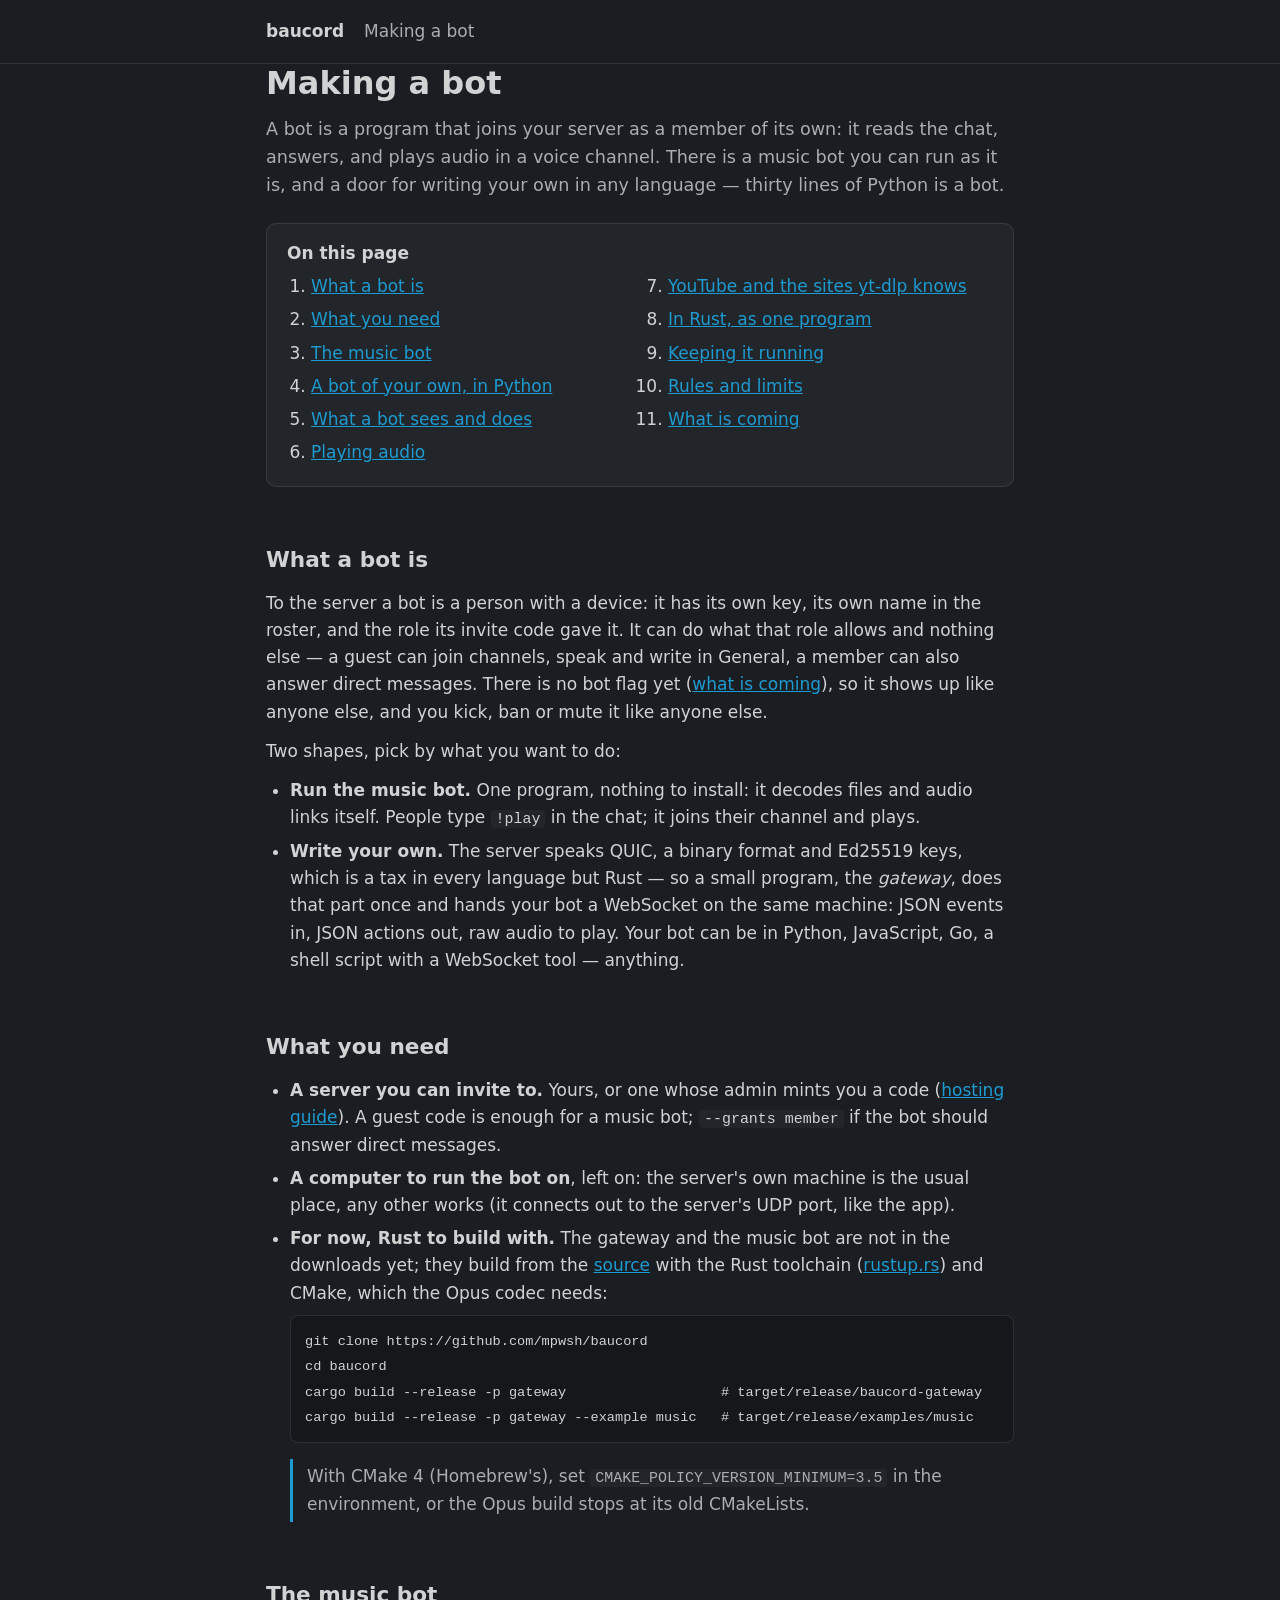
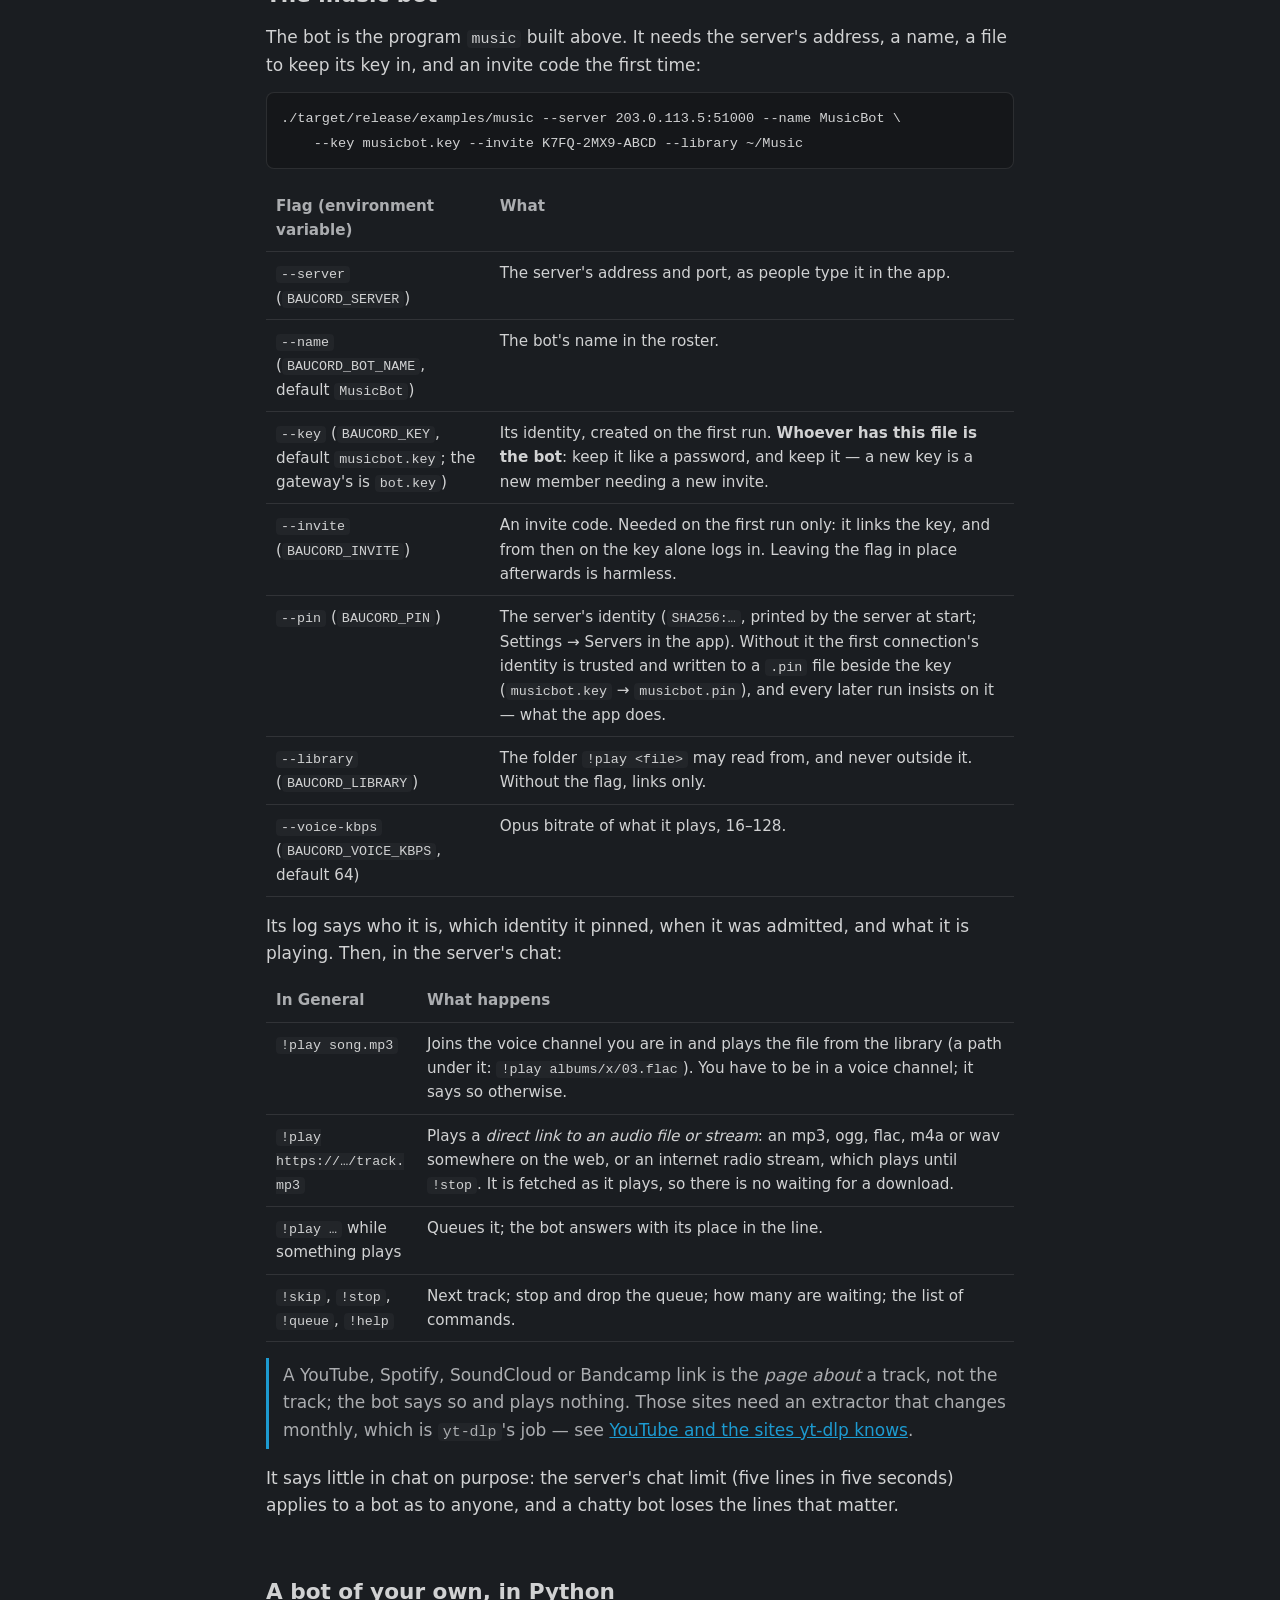
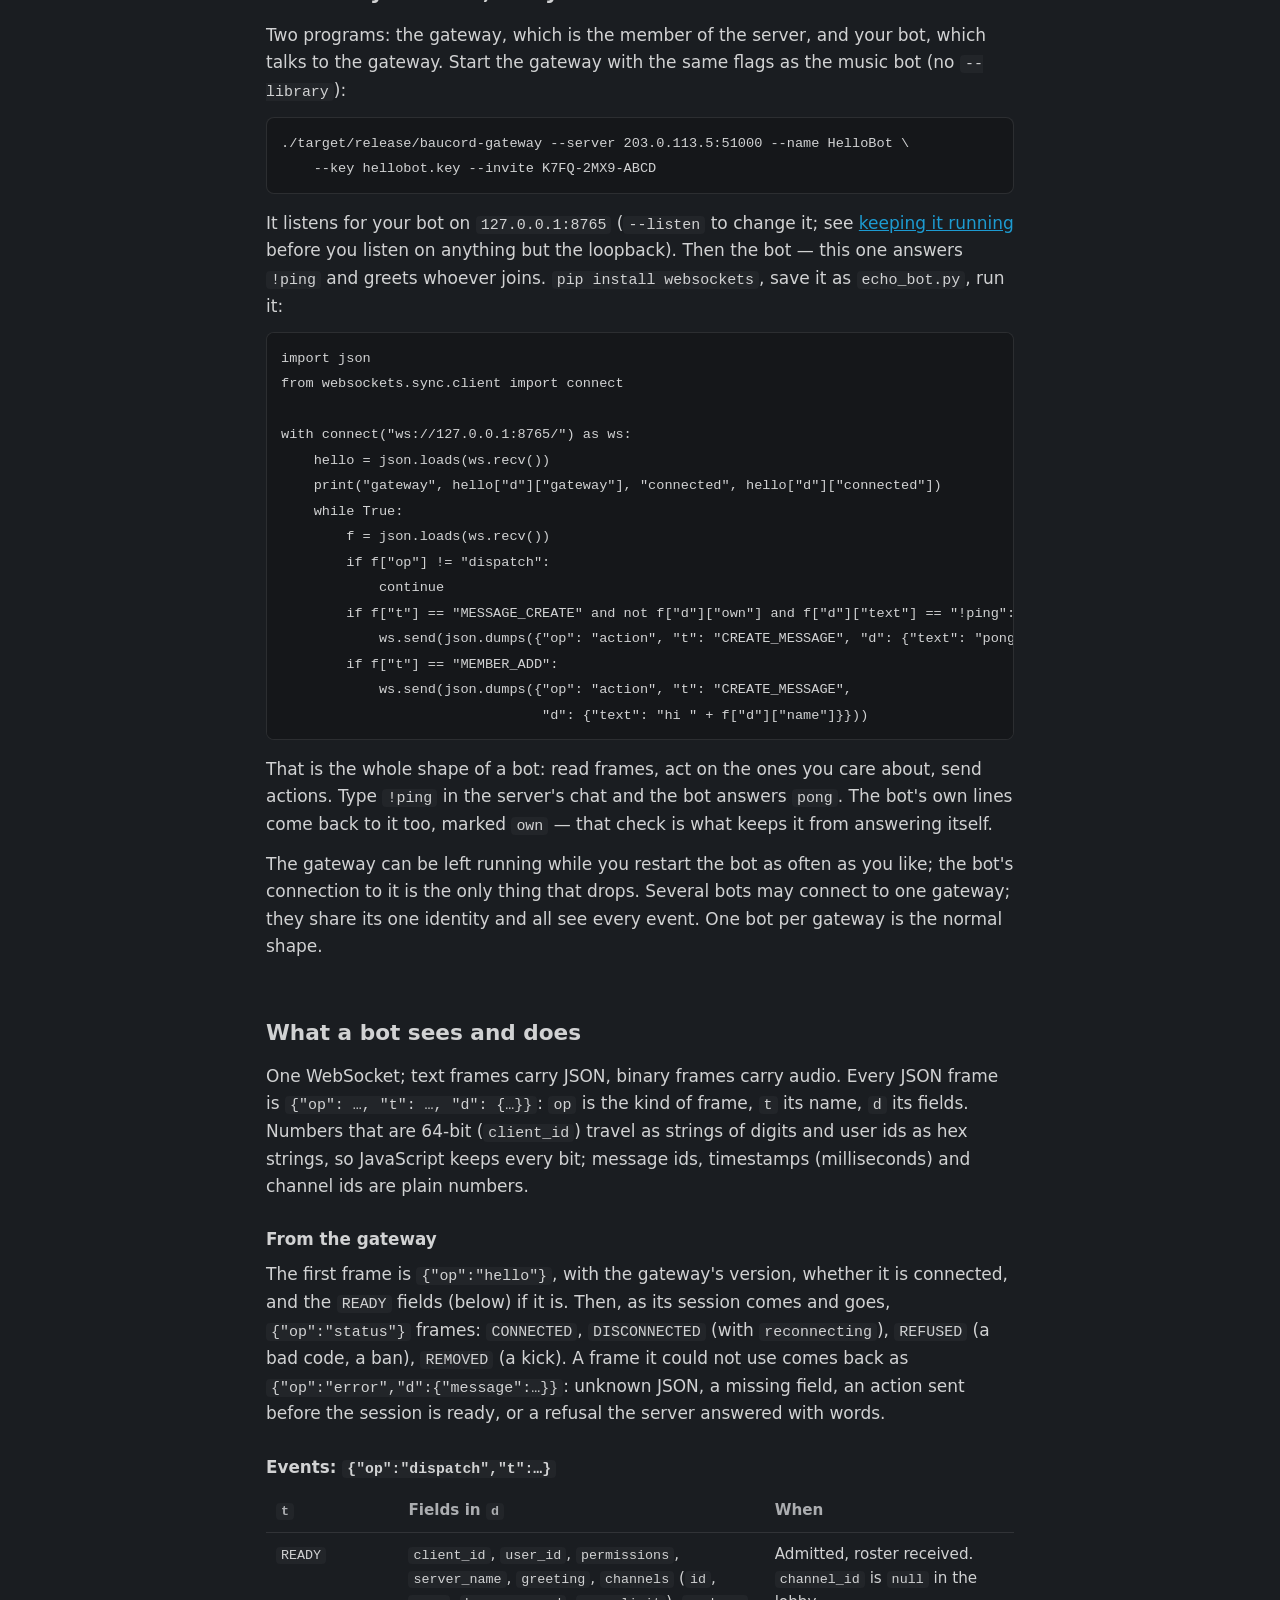
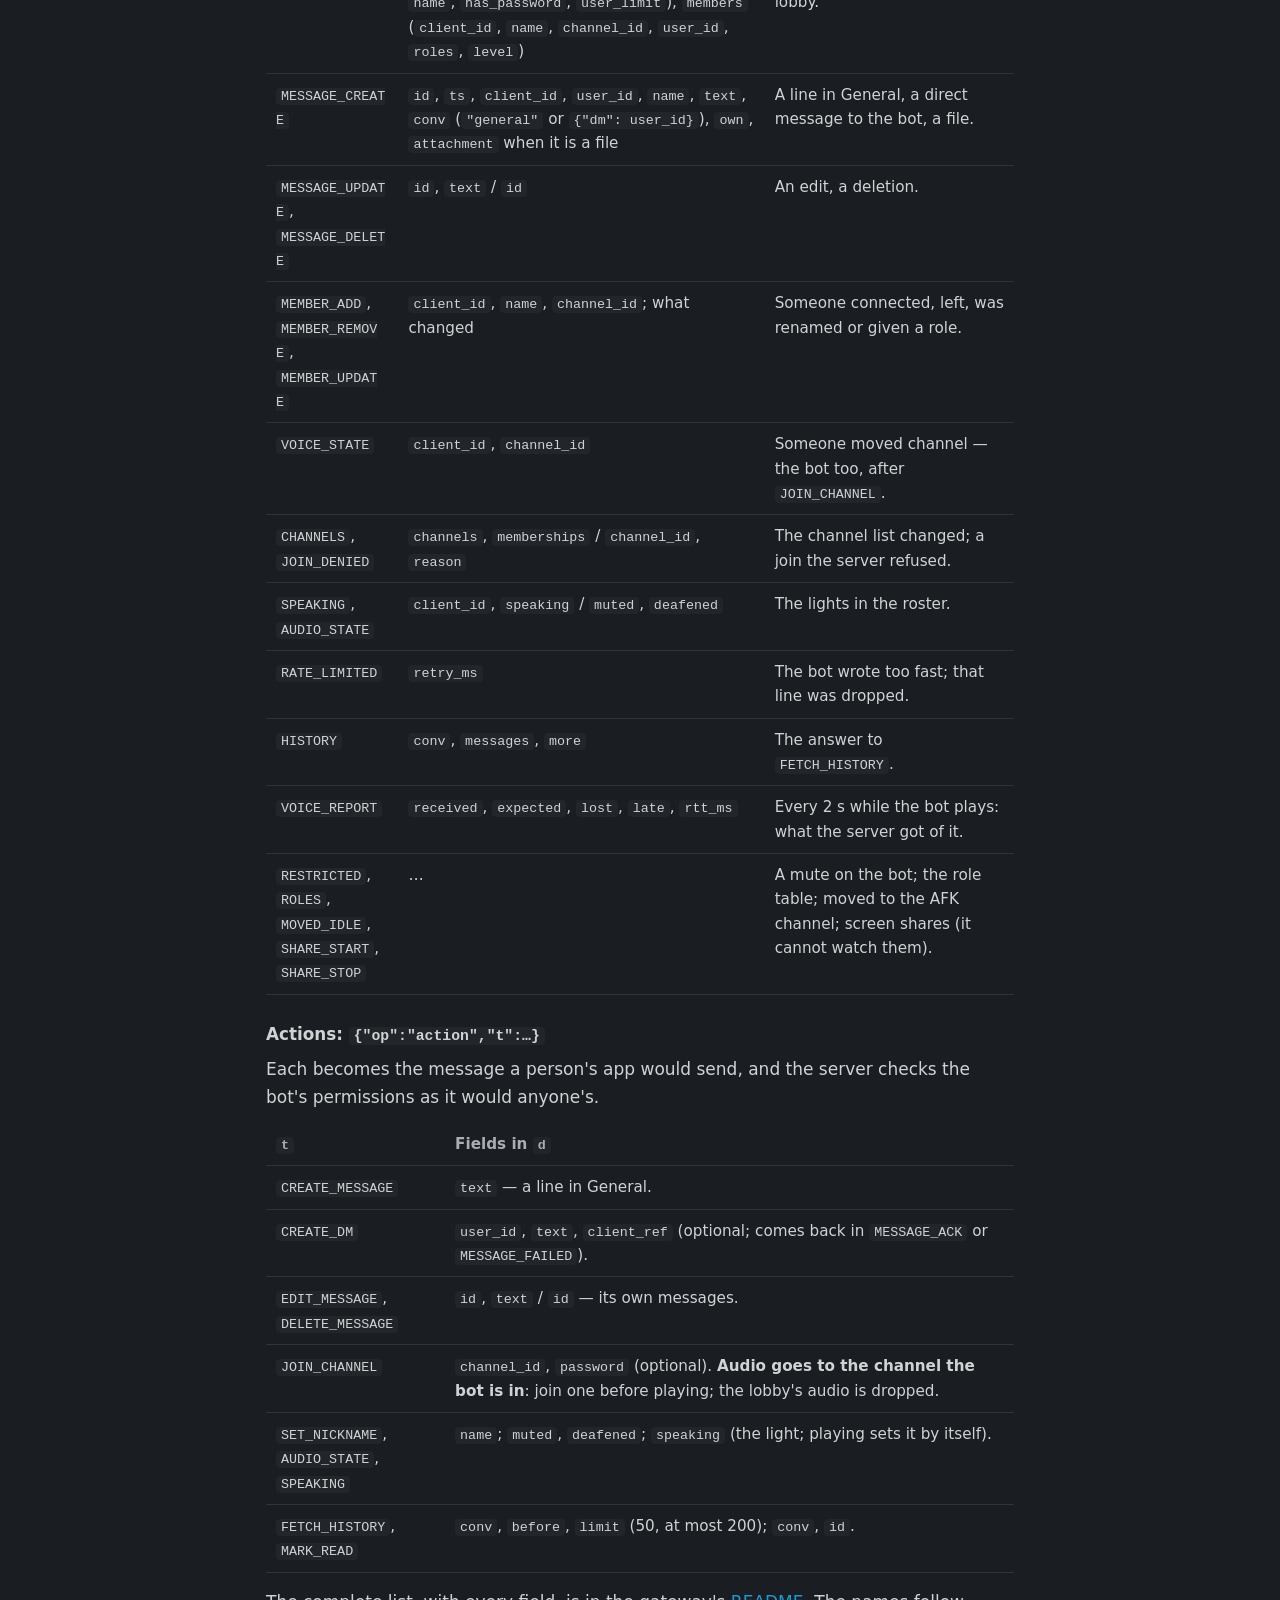
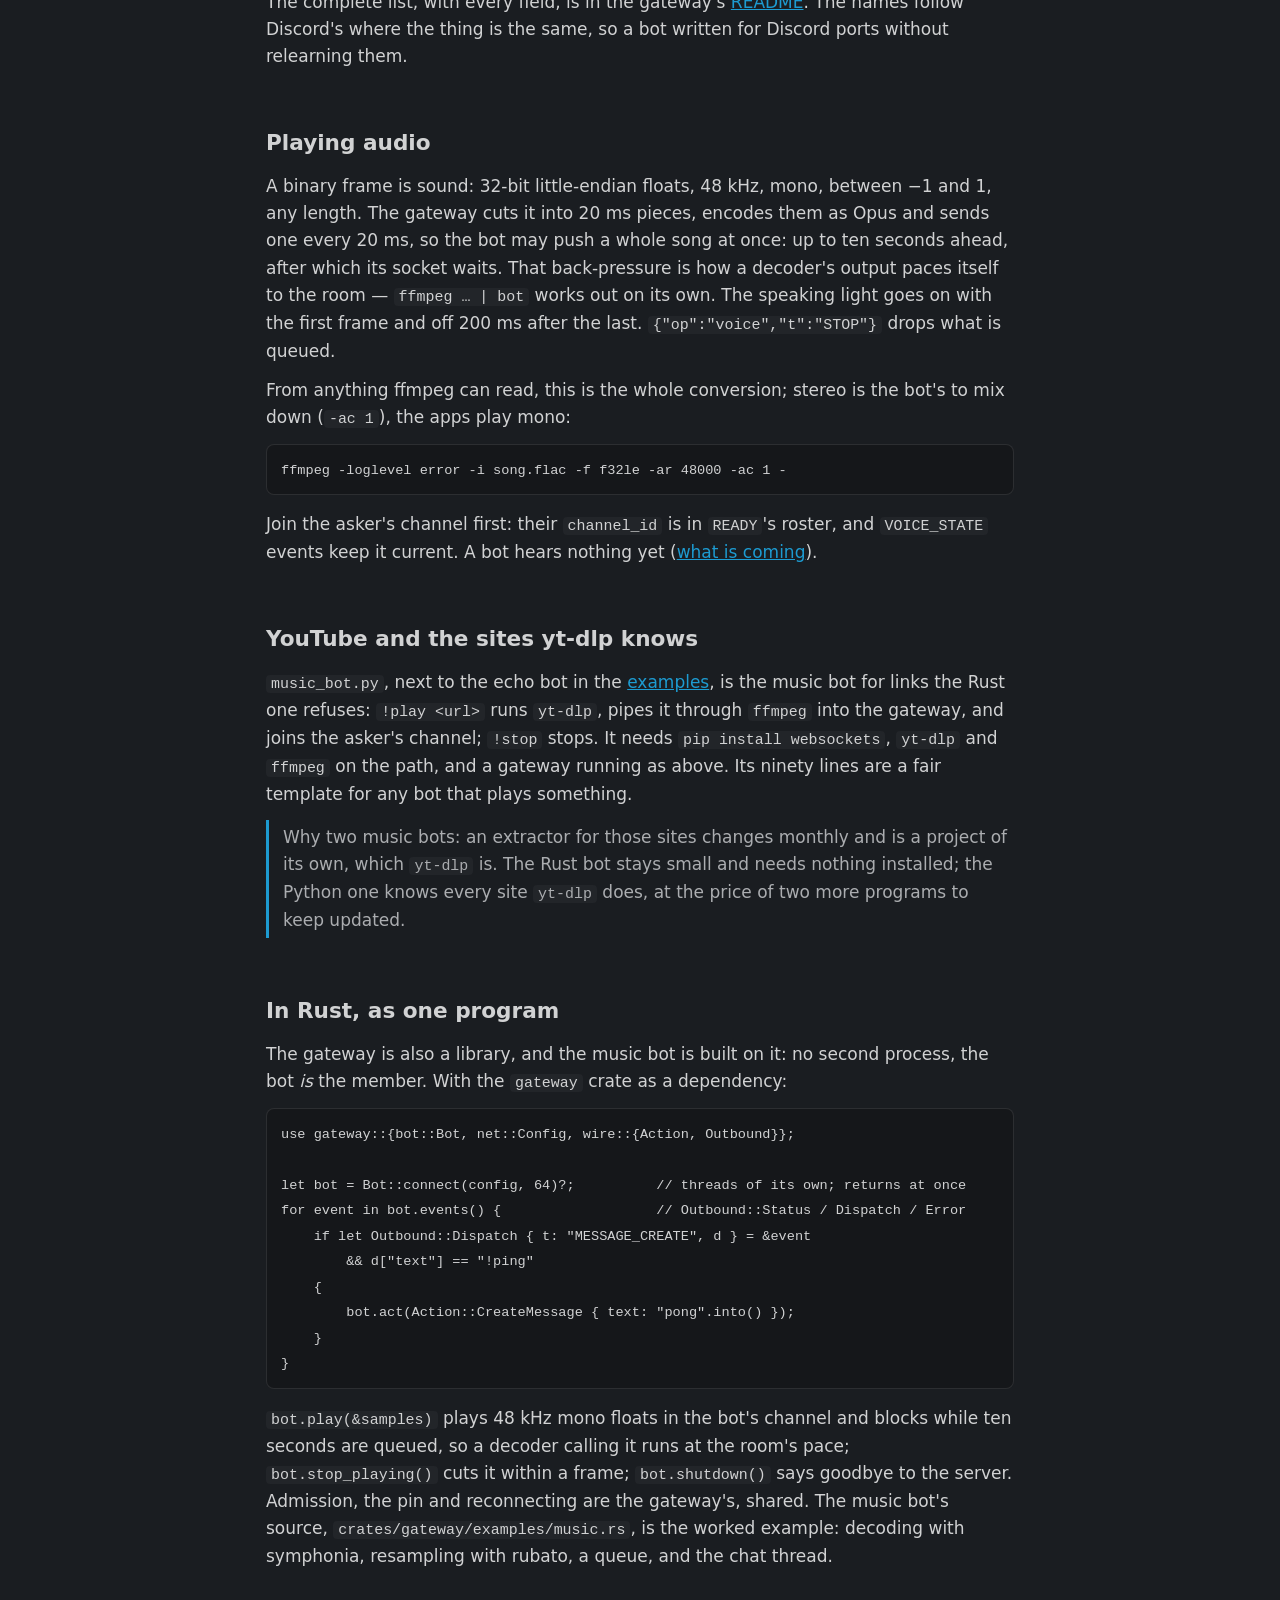
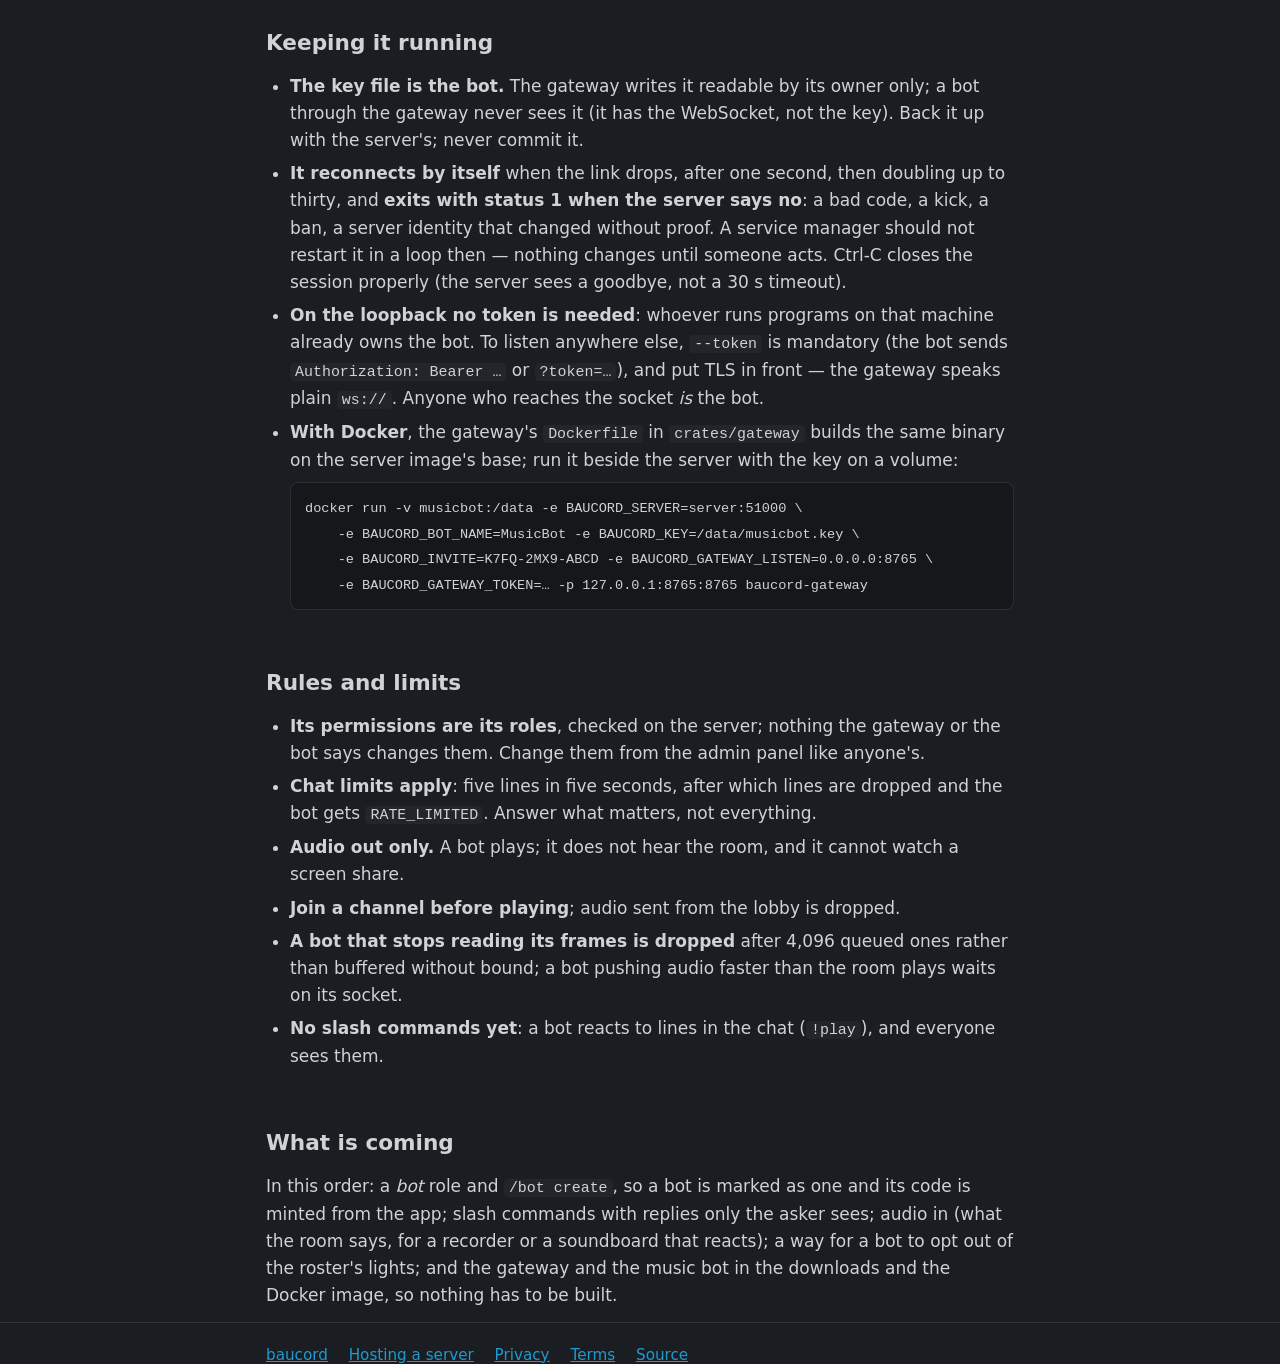
<file: web/bots.html>
<!doctype html>
<!--
  The bots guide (crates/gateway/README.md, for people who will never
  open the repository): the music bot that needs nothing installed, a
  bot of your own through the gateway, and the wire in short. When the
  gateway's flags, event or action names, or the music bot's commands
  change, change this page with that README. Same palette and layout
  as deploy.html; no web fonts, like privacy.html.
-->
<html lang="en">
  <head>
    <meta charset="UTF-8" />
    <meta name="viewport" content="width=device-width, initial-scale=1.0" />
    <link rel="icon" type="image/x-icon" href="/img/favicon.ico" />
    <title>baucord — making a bot</title>
    <meta
      name="description"
      content="Add a bot to your baucord server: a music bot with nothing to install, or one you write in thirty lines of Python. Events, actions, voice, and keeping it running."
    />
    <meta name="theme-color" content="#1a1d21" />
    <style>
      /* The site's "workbench" palette (index.html). */
      :root {
        --paper: #1a1d21;
        --mist: #222529;
        --well: #15171a;
        --ink: #d1d2d3;
        --slate: #abadb0;
        --line: rgba(209, 210, 211, 0.12);
        --cobalt-text: #1d9bd1;
        --sans: system-ui, -apple-system, "Segoe UI", Roboto, sans-serif;
        --mono: ui-monospace, "Cascadia Mono", Menlo, Consolas, monospace;
      }
      * {
        margin: 0;
        padding: 0;
        box-sizing: border-box;
      }
      html {
        scroll-behavior: smooth;
      }
      @media (prefers-reduced-motion: reduce) {
        html {
          scroll-behavior: auto;
        }
      }
      body {
        background: var(--paper);
        color: var(--ink);
        font-family: var(--sans);
        font-size: 17px;
        line-height: 1.6;
        -webkit-text-size-adjust: 100%;
      }
      .wrap {
        max-width: 780px;
        margin: 0 auto;
        padding: 0 16px;
      }
      header {
        border-bottom: 1px solid var(--line);
        padding: 18px 0;
      }
      header .wrap {
        display: flex;
        gap: 20px;
        align-items: baseline;
        flex-wrap: wrap;
      }
      header a {
        color: var(--ink);
        text-decoration: none;
      }
      header .home {
        font-weight: 700;
      }
      header .crumb {
        color: var(--slate);
      }
      main {
        padding: 40px 0 64px;
      }
      h1 {
        font-size: 2rem;
        line-height: 1.2;
        margin-bottom: 12px;
      }
      .lede {
        color: var(--slate);
        font-size: 1.1rem;
        margin-bottom: 24px;
      }
      h2 {
        font-size: 1.35rem;
        margin: 48px 0 12px;
        padding-top: 8px;
        scroll-margin-top: 16px;
      }
      h3 {
        font-size: 1.05rem;
        margin: 26px 0 8px;
        scroll-margin-top: 16px;
      }
      p,
      ul,
      ol {
        margin-bottom: 12px;
      }
      ul,
      ol {
        padding-left: 24px;
      }
      li {
        margin-bottom: 6px;
      }
      li > ul,
      li > pre {
        margin-top: 8px;
      }
      a {
        color: var(--cobalt-text);
      }
      code {
        font-family: var(--mono);
        font-size: 0.88em;
        background: var(--mist);
        padding: 1px 5px;
        border-radius: 4px;
        overflow-wrap: anywhere;
      }
      pre {
        background: var(--well);
        border: 1px solid var(--line);
        border-radius: 8px;
        padding: 12px 14px;
        margin: 8px 0 16px;
        overflow-x: auto;
        line-height: 1.5;
      }
      pre code {
        background: none;
        padding: 0;
        font-size: 0.85rem;
        overflow-wrap: normal;
        white-space: pre;
      }
      .toc {
        background: var(--mist);
        border: 1px solid var(--line);
        border-radius: 10px;
        padding: 16px 20px 8px;
        margin-bottom: 8px;
      }
      .toc strong {
        display: block;
        margin-bottom: 6px;
      }
      .toc ol {
        columns: 2;
        column-gap: 32px;
      }
      @media (max-width: 560px) {
        .toc ol {
          columns: 1;
        }
      }
      .note {
        border-left: 3px solid var(--cobalt-text);
        padding: 4px 0 4px 14px;
        margin: 12px 0 16px;
        color: var(--slate);
      }
      .table-scroll {
        overflow-x: auto;
        margin: 8px 0 16px;
      }
      table {
        border-collapse: collapse;
        width: 100%;
        min-width: 520px;
        font-size: 0.95rem;
      }
      th,
      td {
        text-align: left;
        vertical-align: top;
        padding: 9px 10px;
        border-bottom: 1px solid var(--line);
      }
      th {
        color: var(--slate);
        font-weight: 600;
      }
      footer {
        border-top: 1px solid var(--line);
        padding: 20px 0 32px;
        color: var(--slate);
        font-size: 0.95rem;
      }
      footer a {
        margin-right: 16px;
      }
    </style>
  </head>
  <body>
    <header>
      <div class="wrap">
        <a class="home" href="/">baucord</a>
        <span class="crumb">Making a bot</span>
      </div>
    </header>

    <main class="wrap">
      <h1>Making a bot</h1>
      <p class="lede">
        A bot is a program that joins your server as a member of its own:
        it reads the chat, answers, and plays audio in a voice channel.
        There is a music bot you can run as it is, and a door for writing
        your own in any language — thirty lines of Python is a bot.
      </p>

      <nav class="toc" aria-label="On this page">
        <strong>On this page</strong>
        <ol>
          <li><a href="#what">What a bot is</a></li>
          <li><a href="#need">What you need</a></li>
          <li><a href="#music">The music bot</a></li>
          <li><a href="#own">A bot of your own, in Python</a></li>
          <li><a href="#wire">What a bot sees and does</a></li>
          <li><a href="#voice">Playing audio</a></li>
          <li><a href="#youtube">YouTube and the sites yt-dlp knows</a></li>
          <li><a href="#rust">In Rust, as one program</a></li>
          <li><a href="#running">Keeping it running</a></li>
          <li><a href="#limits">Rules and limits</a></li>
          <li><a href="#next">What is coming</a></li>
        </ol>
      </nav>

      <h2 id="what">What a bot is</h2>
      <p>
        To the server a bot is a person with a device: it has its own key,
        its own name in the roster, and the role its invite code gave it.
        It can do what that role allows and nothing else — a guest can
        join channels, speak and write in General, a member can also
        answer direct messages. There is no bot flag yet
        (<a href="#next">what is coming</a>), so it shows up like anyone
        else, and you kick, ban or mute it like anyone else.
      </p>
      <p>Two shapes, pick by what you want to do:</p>
      <ul>
        <li>
          <strong>Run the music bot.</strong> One program, nothing to
          install: it decodes files and audio links itself. People type
          <code>!play</code> in the chat; it joins their channel and
          plays.
        </li>
        <li>
          <strong>Write your own.</strong> The server speaks QUIC, a binary
          format and Ed25519 keys, which is a tax in every language but
          Rust — so a small program, the <em>gateway</em>, does that part
          once and hands your bot a WebSocket on the same machine: JSON
          events in, JSON actions out, raw audio to play. Your bot can be
          in Python, JavaScript, Go, a shell script with a WebSocket tool
          — anything.
        </li>
      </ul>

      <h2 id="need">What you need</h2>
      <ul>
        <li>
          <strong>A server you can invite to.</strong> Yours, or one whose
          admin mints you a code (<a href="deploy.html#invites">hosting
          guide</a>). A guest code is enough for a music bot;
          <code>--grants member</code> if the bot should answer direct
          messages.
        </li>
        <li>
          <strong>A computer to run the bot on</strong>, left on: the
          server's own machine is the usual place, any other works (it
          connects out to the server's UDP port, like the app).
        </li>
        <li>
          <strong>For now, Rust to build with.</strong> The gateway and the
          music bot are not in the downloads yet; they build from the
          <a href="https://github.com/mpwsh/baucord">source</a> with the
          Rust toolchain (<a href="https://rustup.rs">rustup.rs</a>) and
          CMake, which the Opus codec needs:
          <pre><code>git clone https://github.com/mpwsh/baucord
cd baucord
cargo build --release -p gateway                   # target/release/baucord-gateway
cargo build --release -p gateway --example music   # target/release/examples/music</code></pre>
          <span class="note" style="display: block">
            With CMake 4 (Homebrew's), set
            <code>CMAKE_POLICY_VERSION_MINIMUM=3.5</code> in the
            environment, or the Opus build stops at its old CMakeLists.
          </span>
        </li>
      </ul>

      <h2 id="music">The music bot</h2>
      <p>
        The bot is the program <code>music</code> built above. It needs
        the server's address, a name, a file to keep its key in, and an
        invite code the first time:
      </p>
      <pre><code>./target/release/examples/music --server 203.0.113.5:51000 --name MusicBot \
    --key musicbot.key --invite K7FQ-2MX9-ABCD --library ~/Music</code></pre>
      <div class="table-scroll">
        <table>
          <thead>
            <tr>
              <th>Flag (environment variable)</th>
              <th>What</th>
            </tr>
          </thead>
          <tbody>
            <tr>
              <td><code>--server</code> (<code>BAUCORD_SERVER</code>)</td>
              <td>The server's address and port, as people type it in the app.</td>
            </tr>
            <tr>
              <td><code>--name</code> (<code>BAUCORD_BOT_NAME</code>, default <code>MusicBot</code>)</td>
              <td>The bot's name in the roster.</td>
            </tr>
            <tr>
              <td><code>--key</code> (<code>BAUCORD_KEY</code>, default <code>musicbot.key</code>; the gateway's is <code>bot.key</code>)</td>
              <td>
                Its identity, created on the first run. <strong>Whoever has
                this file is the bot</strong>: keep it like a password, and
                keep it — a new key is a new member needing a new invite.
              </td>
            </tr>
            <tr>
              <td><code>--invite</code> (<code>BAUCORD_INVITE</code>)</td>
              <td>
                An invite code. Needed on the first run only: it links the
                key, and from then on the key alone logs in. Leaving the
                flag in place afterwards is harmless.
              </td>
            </tr>
            <tr>
              <td><code>--pin</code> (<code>BAUCORD_PIN</code>)</td>
              <td>
                The server's identity (<code>SHA256:…</code>, printed by
                the server at start; Settings → Servers in the app).
                Without it the first connection's identity is trusted and
                written to a <code>.pin</code> file beside the key
                (<code>musicbot.key</code> → <code>musicbot.pin</code>),
                and every later run insists on it — what the app does.
              </td>
            </tr>
            <tr>
              <td><code>--library</code> (<code>BAUCORD_LIBRARY</code>)</td>
              <td>
                The folder <code>!play &lt;file&gt;</code> may read from,
                and never outside it. Without the flag, links only.
              </td>
            </tr>
            <tr>
              <td><code>--voice-kbps</code> (<code>BAUCORD_VOICE_KBPS</code>, default 64)</td>
              <td>Opus bitrate of what it plays, 16–128.</td>
            </tr>
          </tbody>
        </table>
      </div>
      <p>
        Its log says who it is, which identity it pinned, when it was
        admitted, and what it is playing. Then, in the server's chat:
      </p>
      <div class="table-scroll">
        <table>
          <thead>
            <tr>
              <th>In General</th>
              <th>What happens</th>
            </tr>
          </thead>
          <tbody>
            <tr>
              <td><code>!play song.mp3</code></td>
              <td>
                Joins the voice channel you are in and plays the file from
                the library (a path under it: <code>!play albums/x/03.flac</code>).
                You have to be in a voice channel; it says so otherwise.
              </td>
            </tr>
            <tr>
              <td><code>!play https://…/track.mp3</code></td>
              <td>
                Plays a <em>direct link to an audio file or stream</em>: an
                mp3, ogg, flac, m4a or wav somewhere on the web, or an
                internet radio stream, which plays until <code>!stop</code>.
                It is fetched as it plays, so there is no waiting for a
                download.
              </td>
            </tr>
            <tr>
              <td><code>!play …</code> while something plays</td>
              <td>Queues it; the bot answers with its place in the line.</td>
            </tr>
            <tr>
              <td><code>!skip</code>, <code>!stop</code>, <code>!queue</code>, <code>!help</code></td>
              <td>
                Next track; stop and drop the queue; how many are waiting;
                the list of commands.
              </td>
            </tr>
          </tbody>
        </table>
      </div>
      <p class="note">
        A YouTube, Spotify, SoundCloud or Bandcamp link is the <em>page
        about</em> a track, not the track; the bot says so and plays
        nothing. Those sites need an extractor that changes monthly, which
        is <code>yt-dlp</code>'s job — see
        <a href="#youtube">YouTube and the sites yt-dlp knows</a>.
      </p>
      <p>
        It says little in chat on purpose: the server's chat limit (five
        lines in five seconds) applies to a bot as to anyone, and a chatty
        bot loses the lines that matter.
      </p>

      <h2 id="own">A bot of your own, in Python</h2>
      <p>
        Two programs: the gateway, which is the member of the server, and
        your bot, which talks to the gateway. Start the gateway with the
        same flags as the music bot (no <code>--library</code>):
      </p>
      <pre><code>./target/release/baucord-gateway --server 203.0.113.5:51000 --name HelloBot \
    --key hellobot.key --invite K7FQ-2MX9-ABCD</code></pre>
      <p>
        It listens for your bot on <code>127.0.0.1:8765</code>
        (<code>--listen</code> to change it; see
        <a href="#running">keeping it running</a> before you listen on
        anything but the loopback). Then the bot — this one answers
        <code>!ping</code> and greets whoever joins. <code>pip install
        websockets</code>, save it as <code>echo_bot.py</code>, run it:
      </p>
      <pre><code>import json
from websockets.sync.client import connect

with connect("ws://127.0.0.1:8765/") as ws:
    hello = json.loads(ws.recv())
    print("gateway", hello["d"]["gateway"], "connected", hello["d"]["connected"])
    while True:
        f = json.loads(ws.recv())
        if f["op"] != "dispatch":
            continue
        if f["t"] == "MESSAGE_CREATE" and not f["d"]["own"] and f["d"]["text"] == "!ping":
            ws.send(json.dumps({"op": "action", "t": "CREATE_MESSAGE", "d": {"text": "pong"}}))
        if f["t"] == "MEMBER_ADD":
            ws.send(json.dumps({"op": "action", "t": "CREATE_MESSAGE",
                                "d": {"text": "hi " + f["d"]["name"]}}))</code></pre>
      <p>
        That is the whole shape of a bot: read frames, act on the ones you
        care about, send actions. Type <code>!ping</code> in the server's
        chat and the bot answers <code>pong</code>. The bot's own lines
        come back to it too, marked <code>own</code> — that check is what
        keeps it from answering itself.
      </p>
      <p>
        The gateway can be left running while you restart the bot as often
        as you like; the bot's connection to it is the only thing that
        drops. Several bots may connect to one gateway; they share its one
        identity and all see every event. One bot per gateway is the
        normal shape.
      </p>

      <h2 id="wire">What a bot sees and does</h2>
      <p>
        One WebSocket; text frames carry JSON, binary frames carry audio.
        Every JSON frame is <code>{"op": …, "t": …, "d": {…}}</code>:
        <code>op</code> is the kind of frame, <code>t</code> its name,
        <code>d</code> its fields. Numbers that are 64-bit
        (<code>client_id</code>) travel as strings of digits and user ids
        as hex strings, so JavaScript keeps every bit; message ids,
        timestamps (milliseconds) and channel ids are plain numbers.
      </p>
      <h3>From the gateway</h3>
      <p>
        The first frame is <code>{"op":"hello"}</code>, with the gateway's
        version, whether it is connected, and the <code>READY</code>
        fields (below) if it is. Then, as its session comes and goes,
        <code>{"op":"status"}</code> frames: <code>CONNECTED</code>,
        <code>DISCONNECTED</code> (with <code>reconnecting</code>),
        <code>REFUSED</code> (a bad code, a ban),
        <code>REMOVED</code> (a kick). A frame it could not use comes
        back as <code>{"op":"error","d":{"message":…}}</code>: unknown
        JSON, a missing field, an action sent before the session is
        ready, or a refusal the server answered with words.
      </p>
      <h3>Events: <code>{"op":"dispatch","t":…}</code></h3>
      <div class="table-scroll">
        <table>
          <thead>
            <tr>
              <th><code>t</code></th>
              <th>Fields in <code>d</code></th>
              <th>When</th>
            </tr>
          </thead>
          <tbody>
            <tr>
              <td><code>READY</code></td>
              <td>
                <code>client_id</code>, <code>user_id</code>,
                <code>permissions</code>, <code>server_name</code>,
                <code>greeting</code>, <code>channels</code>
                (<code>id</code>, <code>name</code>,
                <code>has_password</code>, <code>user_limit</code>),
                <code>members</code> (<code>client_id</code>,
                <code>name</code>, <code>channel_id</code>,
                <code>user_id</code>, <code>roles</code>,
                <code>level</code>)
              </td>
              <td>Admitted, roster received. <code>channel_id</code> is <code>null</code> in the lobby.</td>
            </tr>
            <tr>
              <td><code>MESSAGE_CREATE</code></td>
              <td>
                <code>id</code>, <code>ts</code>, <code>client_id</code>,
                <code>user_id</code>, <code>name</code>,
                <code>text</code>, <code>conv</code>
                (<code>"general"</code> or <code>{"dm": user_id}</code>),
                <code>own</code>, <code>attachment</code> when it is a file
              </td>
              <td>A line in General, a direct message to the bot, a file.</td>
            </tr>
            <tr>
              <td><code>MESSAGE_UPDATE</code>, <code>MESSAGE_DELETE</code></td>
              <td><code>id</code>, <code>text</code> / <code>id</code></td>
              <td>An edit, a deletion.</td>
            </tr>
            <tr>
              <td><code>MEMBER_ADD</code>, <code>MEMBER_REMOVE</code>, <code>MEMBER_UPDATE</code></td>
              <td><code>client_id</code>, <code>name</code>, <code>channel_id</code>; what changed</td>
              <td>Someone connected, left, was renamed or given a role.</td>
            </tr>
            <tr>
              <td><code>VOICE_STATE</code></td>
              <td><code>client_id</code>, <code>channel_id</code></td>
              <td>Someone moved channel — the bot too, after <code>JOIN_CHANNEL</code>.</td>
            </tr>
            <tr>
              <td><code>CHANNELS</code>, <code>JOIN_DENIED</code></td>
              <td><code>channels</code>, <code>memberships</code> / <code>channel_id</code>, <code>reason</code></td>
              <td>The channel list changed; a join the server refused.</td>
            </tr>
            <tr>
              <td><code>SPEAKING</code>, <code>AUDIO_STATE</code></td>
              <td><code>client_id</code>, <code>speaking</code> / <code>muted</code>, <code>deafened</code></td>
              <td>The lights in the roster.</td>
            </tr>
            <tr>
              <td><code>RATE_LIMITED</code></td>
              <td><code>retry_ms</code></td>
              <td>The bot wrote too fast; that line was dropped.</td>
            </tr>
            <tr>
              <td><code>HISTORY</code></td>
              <td><code>conv</code>, <code>messages</code>, <code>more</code></td>
              <td>The answer to <code>FETCH_HISTORY</code>.</td>
            </tr>
            <tr>
              <td><code>VOICE_REPORT</code></td>
              <td><code>received</code>, <code>expected</code>, <code>lost</code>, <code>late</code>, <code>rtt_ms</code></td>
              <td>Every 2 s while the bot plays: what the server got of it.</td>
            </tr>
            <tr>
              <td><code>RESTRICTED</code>, <code>ROLES</code>, <code>MOVED_IDLE</code>, <code>SHARE_START</code>, <code>SHARE_STOP</code></td>
              <td>…</td>
              <td>A mute on the bot; the role table; moved to the AFK channel; screen shares (it cannot watch them).</td>
            </tr>
          </tbody>
        </table>
      </div>
      <h3>Actions: <code>{"op":"action","t":…}</code></h3>
      <p>
        Each becomes the message a person's app would send, and the server
        checks the bot's permissions as it would anyone's.
      </p>
      <div class="table-scroll">
        <table>
          <thead>
            <tr>
              <th><code>t</code></th>
              <th>Fields in <code>d</code></th>
            </tr>
          </thead>
          <tbody>
            <tr>
              <td><code>CREATE_MESSAGE</code></td>
              <td><code>text</code> — a line in General.</td>
            </tr>
            <tr>
              <td><code>CREATE_DM</code></td>
              <td><code>user_id</code>, <code>text</code>, <code>client_ref</code> (optional; comes back in <code>MESSAGE_ACK</code> or <code>MESSAGE_FAILED</code>).</td>
            </tr>
            <tr>
              <td><code>EDIT_MESSAGE</code>, <code>DELETE_MESSAGE</code></td>
              <td><code>id</code>, <code>text</code> / <code>id</code> — its own messages.</td>
            </tr>
            <tr>
              <td><code>JOIN_CHANNEL</code></td>
              <td>
                <code>channel_id</code>, <code>password</code> (optional).
                <strong>Audio goes to the channel the bot is in</strong>:
                join one before playing; the lobby's audio is dropped.
              </td>
            </tr>
            <tr>
              <td><code>SET_NICKNAME</code>, <code>AUDIO_STATE</code>, <code>SPEAKING</code></td>
              <td><code>name</code>; <code>muted</code>, <code>deafened</code>; <code>speaking</code> (the light; playing sets it by itself).</td>
            </tr>
            <tr>
              <td><code>FETCH_HISTORY</code>, <code>MARK_READ</code></td>
              <td><code>conv</code>, <code>before</code>, <code>limit</code> (50, at most 200); <code>conv</code>, <code>id</code>.</td>
            </tr>
          </tbody>
        </table>
      </div>
      <p>
        The complete list, with every field, is in the gateway's
        <a href="https://github.com/mpwsh/baucord/blob/main/crates/gateway/README.md">README</a>.
        The names follow Discord's where the thing is the same, so a bot
        written for Discord ports without relearning them.
      </p>

      <h2 id="voice">Playing audio</h2>
      <p>
        A binary frame is sound: 32-bit little-endian floats, 48 kHz,
        mono, between −1 and 1, any length. The gateway cuts it into 20 ms
        pieces, encodes them as Opus and sends one every 20 ms, so the bot
        may push a whole song at once: up to ten seconds ahead, after
        which its socket waits. That back-pressure is how a decoder's
        output paces itself to the room — <code>ffmpeg … | bot</code>
        works out on its own. The speaking light goes on with the first
        frame and off 200 ms after the last.
        <code>{"op":"voice","t":"STOP"}</code> drops what is queued.
      </p>
      <p>
        From anything ffmpeg can read, this is the whole conversion;
        stereo is the bot's to mix down (<code>-ac 1</code>), the apps
        play mono:
      </p>
      <pre><code>ffmpeg -loglevel error -i song.flac -f f32le -ar 48000 -ac 1 -</code></pre>
      <p>
        Join the asker's channel first: their <code>channel_id</code> is
        in <code>READY</code>'s roster, and <code>VOICE_STATE</code>
        events keep it current. A bot hears nothing yet
        (<a href="#next">what is coming</a>).
      </p>

      <h2 id="youtube">YouTube and the sites yt-dlp knows</h2>
      <p>
        <code>music_bot.py</code>, next to the echo bot in the
        <a href="https://github.com/mpwsh/baucord/tree/main/crates/gateway/examples">examples</a>,
        is the music bot for links the Rust one refuses: <code>!play
        &lt;url&gt;</code> runs <code>yt-dlp</code>, pipes it through
        <code>ffmpeg</code> into the gateway, and joins the asker's
        channel; <code>!stop</code> stops. It needs <code>pip install
        websockets</code>, <code>yt-dlp</code> and <code>ffmpeg</code>
        on the path, and a gateway running as above. Its ninety lines
        are a fair template for any bot that plays something.
      </p>
      <p class="note">
        Why two music bots: an extractor for those sites changes monthly
        and is a project of its own, which <code>yt-dlp</code> is. The
        Rust bot stays small and needs nothing installed; the Python one
        knows every site <code>yt-dlp</code> does, at the price of two
        more programs to keep updated.
      </p>

      <h2 id="rust">In Rust, as one program</h2>
      <p>
        The gateway is also a library, and the music bot is built on it:
        no second process, the bot <em>is</em> the member. With the
        <code>gateway</code> crate as a dependency:
      </p>
      <pre><code>use gateway::{bot::Bot, net::Config, wire::{Action, Outbound}};

let bot = Bot::connect(config, 64)?;          // threads of its own; returns at once
for event in bot.events() {                   // Outbound::Status / Dispatch / Error
    if let Outbound::Dispatch { t: "MESSAGE_CREATE", d } = &amp;event
        &amp;&amp; d["text"] == "!ping"
    {
        bot.act(Action::CreateMessage { text: "pong".into() });
    }
}</code></pre>
      <p>
        <code>bot.play(&amp;samples)</code> plays 48 kHz mono floats in the
        bot's channel and blocks while ten seconds are queued, so a
        decoder calling it runs at the room's pace;
        <code>bot.stop_playing()</code> cuts it within a frame;
        <code>bot.shutdown()</code> says goodbye to the server. Admission,
        the pin and reconnecting are the gateway's, shared. The music
        bot's source, <code>crates/gateway/examples/music.rs</code>, is
        the worked example: decoding with symphonia, resampling with
        rubato, a queue, and the chat thread.
      </p>

      <h2 id="running">Keeping it running</h2>
      <ul>
        <li>
          <strong>The key file is the bot.</strong> The gateway writes it
          readable by its owner only; a bot through the gateway never sees
          it (it has the WebSocket, not the key). Back it up with the
          server's; never commit it.
        </li>
        <li>
          <strong>It reconnects by itself</strong> when the link drops,
          after one second, then doubling up to thirty, and
          <strong>exits with status 1 when the server says no</strong>: a
          bad code, a kick, a ban, a server identity that changed without
          proof. A service manager should not restart it in a loop then —
          nothing changes until someone acts. Ctrl-C closes the session
          properly (the server sees a goodbye, not a 30 s timeout).
        </li>
        <li>
          <strong>On the loopback no token is needed</strong>: whoever runs
          programs on that machine already owns the bot. To listen
          anywhere else, <code>--token</code> is mandatory (the bot sends
          <code>Authorization: Bearer …</code> or <code>?token=…</code>),
          and put TLS in front — the gateway speaks plain
          <code>ws://</code>. Anyone who reaches the socket <em>is</em>
          the bot.
        </li>
        <li>
          <strong>With Docker</strong>, the gateway's
          <code>Dockerfile</code> in <code>crates/gateway</code> builds the
          same binary on the server image's base; run it beside the server
          with the key on a volume:
          <pre><code>docker run -v musicbot:/data -e BAUCORD_SERVER=server:51000 \
    -e BAUCORD_BOT_NAME=MusicBot -e BAUCORD_KEY=/data/musicbot.key \
    -e BAUCORD_INVITE=K7FQ-2MX9-ABCD -e BAUCORD_GATEWAY_LISTEN=0.0.0.0:8765 \
    -e BAUCORD_GATEWAY_TOKEN=… -p 127.0.0.1:8765:8765 baucord-gateway</code></pre>
        </li>
      </ul>

      <h2 id="limits">Rules and limits</h2>
      <ul>
        <li>
          <strong>Its permissions are its roles</strong>, checked on the
          server; nothing the gateway or the bot says changes them. Change
          them from the admin panel like anyone's.
        </li>
        <li>
          <strong>Chat limits apply</strong>: five lines in five seconds,
          after which lines are dropped and the bot gets
          <code>RATE_LIMITED</code>. Answer what matters, not everything.
        </li>
        <li>
          <strong>Audio out only.</strong> A bot plays; it does not hear
          the room, and it cannot watch a screen share.
        </li>
        <li>
          <strong>Join a channel before playing</strong>; audio sent from
          the lobby is dropped.
        </li>
        <li>
          <strong>A bot that stops reading its frames is dropped</strong>
          after 4,096 queued ones rather than buffered without bound; a
          bot pushing audio faster than the room plays waits on its
          socket.
        </li>
        <li>
          <strong>No slash commands yet</strong>: a bot reacts to lines in
          the chat (<code>!play</code>), and everyone sees them.
        </li>
      </ul>

      <h2 id="next">What is coming</h2>
      <p>
        In this order: a <em>bot</em> role and <code>/bot create</code>,
        so a bot is marked as one and its code is minted from the app;
        slash commands with replies only the asker sees; audio in (what
        the room says, for a recorder or a soundboard that reacts); a way
        for a bot to opt out of the roster's lights; and the gateway and
        the music bot in the downloads and the Docker image, so nothing
        has to be built.
      </p>
    </main>

    <footer>
      <div class="wrap">
        <a href="/">baucord</a>
        <a href="deploy.html">Hosting a server</a>
        <a href="privacy.html">Privacy</a>
        <a href="terms.html">Terms</a>
        <a href="https://github.com/mpwsh/baucord">Source</a>
      </div>
    </footer>
  </body>
</html>
</file>
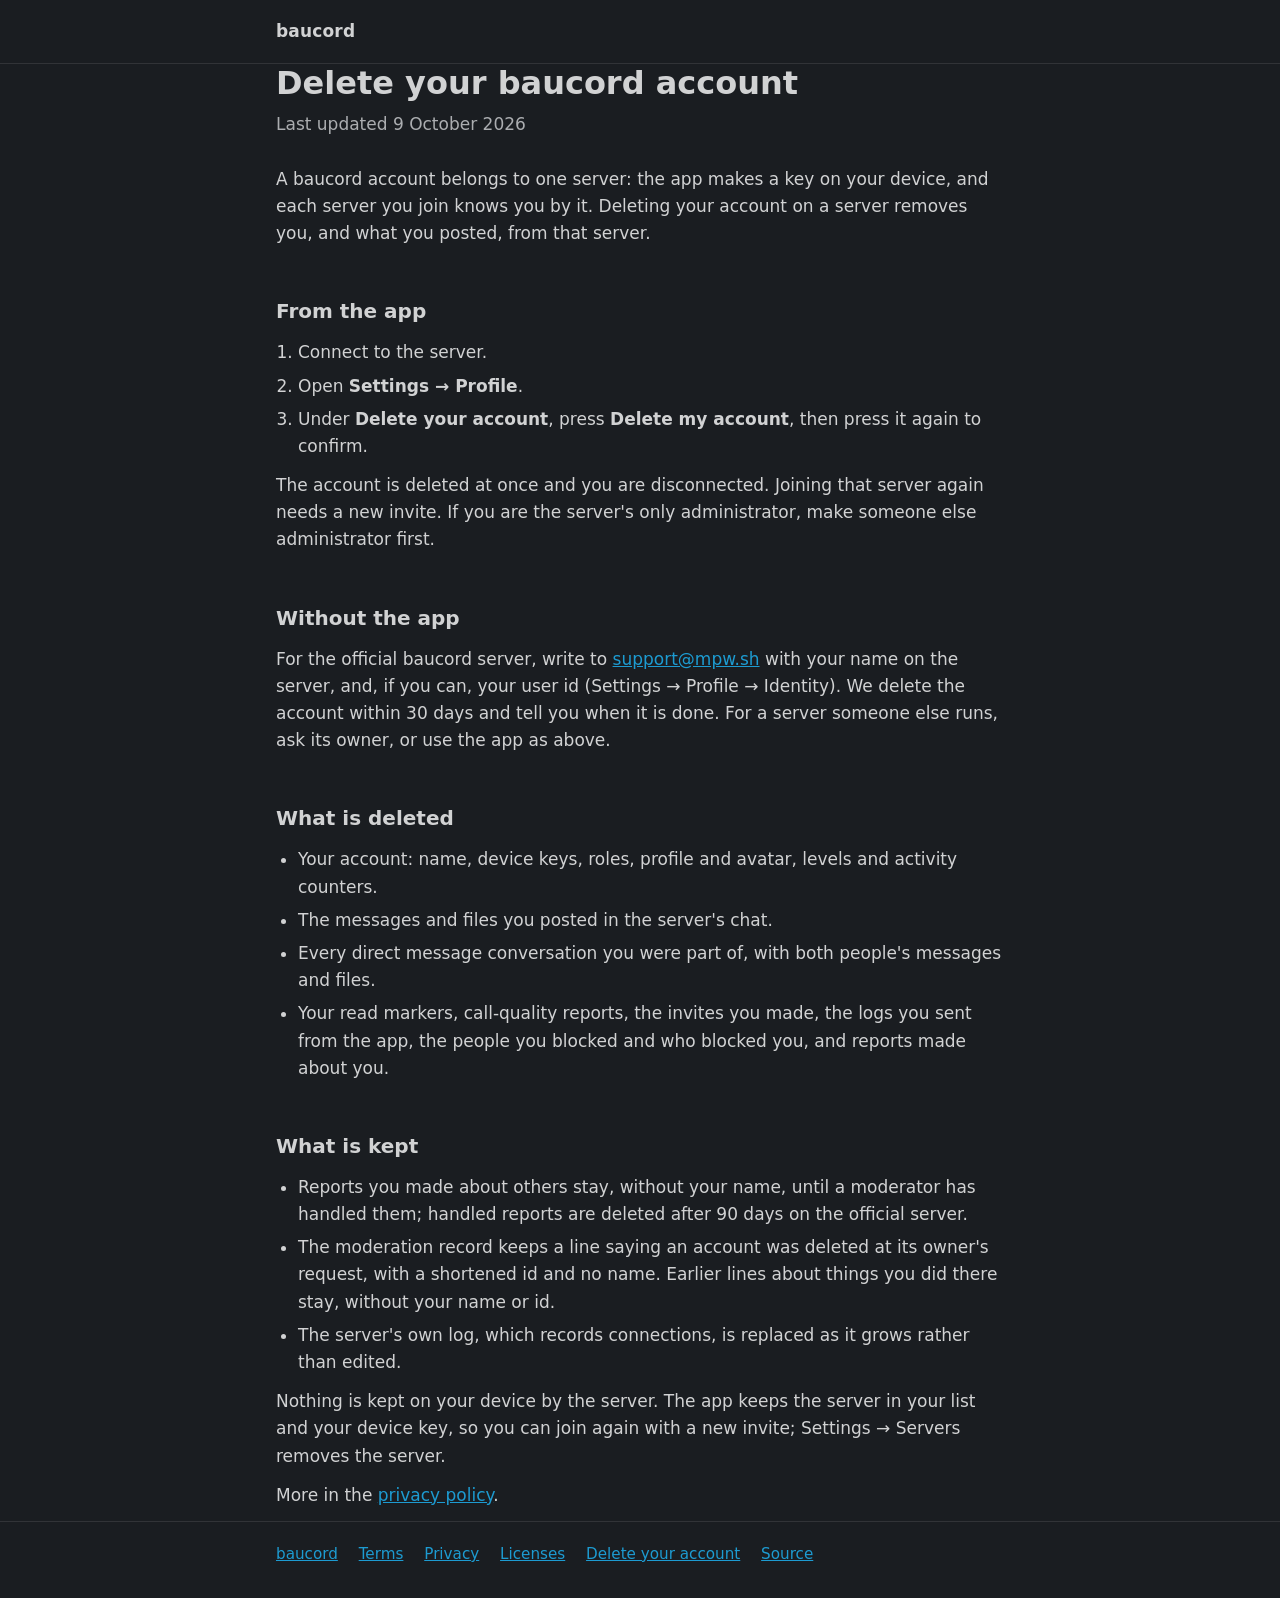
<file: web/delete-account.html>
<!doctype html>
<!--
  How to delete a baucord account, for the Play Console's account
  deletion URL (Data safety: an app where people make accounts must
  link a page that says how, without reinstalling the app, and what is
  deleted and kept). Written 2026-10-09 from what the server does
  (`Store::purge_user`, `Server::erase_user`); change it with them.
-->
<html lang="en">
  <head>
    <meta charset="UTF-8" />
    <meta name="viewport" content="width=device-width, initial-scale=1.0" />
    <link rel="icon" type="image/x-icon" href="/img/favicon.ico" />
    <title>baucord — delete your account</title>
    <meta
      name="description"
      content="How to delete your baucord account from the app or by email, and what is deleted and kept."
    />
    <meta name="theme-color" content="#1a1d21" />
    <style>
      /* The site's "workbench" palette (index.html). */
      :root {
        --paper: #1a1d21;
        --mist: #222529;
        --ink: #d1d2d3;
        --slate: #abadb0;
        --line: rgba(209, 210, 211, 0.12);
        --cobalt-text: #1d9bd1;
        --sans: system-ui, -apple-system, "Segoe UI", Roboto, sans-serif;
      }
      * {
        margin: 0;
        padding: 0;
        box-sizing: border-box;
      }
      body {
        background: var(--paper);
        color: var(--ink);
        font-family: var(--sans);
        font-size: 17px;
        line-height: 1.6;
        -webkit-text-size-adjust: 100%;
      }
      .wrap {
        max-width: 760px;
        margin: 0 auto;
        padding: 0 16px;
      }
      header {
        border-bottom: 1px solid var(--line);
        padding: 18px 0;
      }
      header a {
        color: var(--ink);
        font-weight: 700;
        text-decoration: none;
        letter-spacing: 0.01em;
      }
      main {
        padding: 40px 0 64px;
      }
      h1 {
        font-size: 2rem;
        line-height: 1.2;
        margin-bottom: 8px;
      }
      .updated {
        color: var(--slate);
        margin-bottom: 28px;
      }
      h2 {
        font-size: 1.25rem;
        margin: 40px 0 12px;
        padding-top: 8px;
      }
      h3 {
        font-size: 1.02rem;
        margin: 22px 0 6px;
      }
      p,
      ul {
        margin-bottom: 12px;
      }
      ul {
        padding-left: 22px;
      }
      li {
        margin-bottom: 6px;
      }
      a {
        color: var(--cobalt-text);
      }
      code {
        font-family: ui-monospace, "Cascadia Mono", Menlo, monospace;
        font-size: 0.9em;
        background: var(--mist);
        padding: 1px 5px;
        border-radius: 4px;
      }
      .summary {
        background: var(--mist);
        border: 1px solid var(--line);
        border-radius: 10px;
        padding: 18px 20px 8px;
        margin-bottom: 8px;
      }
      .summary h2 {
        margin-top: 0;
        padding-top: 0;
      }
      .table-scroll {
        overflow-x: auto;
        margin: 8px 0 16px;
      }
      table {
        border-collapse: collapse;
        width: 100%;
        min-width: 520px;
        font-size: 0.95rem;
      }
      th,
      td {
        text-align: left;
        vertical-align: top;
        padding: 9px 10px;
        border-bottom: 1px solid var(--line);
      }
      th {
        color: var(--slate);
        font-weight: 600;
      }
      footer {
        border-top: 1px solid var(--line);
        padding: 20px 0 32px;
        color: var(--slate);
        font-size: 0.95rem;
      }
      footer a {
        margin-right: 16px;
      }
    </style>
  </head>
  <body>
    <header>
      <div class="wrap"><a href="/">baucord</a></div>
    </header>

    <main class="wrap">
      <h1>Delete your baucord account</h1>
      <p class="updated">Last updated 9 October 2026</p>

      <p>
        A baucord account belongs to one server: the app makes a key on
        your device, and each server you join knows you by it. Deleting
        your account on a server removes you, and what you posted, from
        that server.
      </p>

      <h2>From the app</h2>
      <ol style="padding-left: 22px; margin-bottom: 12px">
        <li>Connect to the server.</li>
        <li>Open <strong>Settings → Profile</strong>.</li>
        <li>
          Under <strong>Delete your account</strong>, press
          <strong>Delete my account</strong>, then press it again to
          confirm.
        </li>
      </ol>
      <p>
        The account is deleted at once and you are disconnected. Joining
        that server again needs a new invite. If you are the server's
        only administrator, make someone else administrator first.
      </p>

      <h2>Without the app</h2>
      <p>
        For the official baucord server, write to
        <a href="mailto:support@mpw.sh">support@mpw.sh</a> with your name
        on the server, and, if you can, your user id (Settings → Profile →
        Identity). We delete the account within 30 days and tell you when
        it is done. For a server someone else runs, ask its owner, or
        use the app as above.
      </p>

      <h2>What is deleted</h2>
      <ul>
        <li>
          Your account: name, device keys, roles, profile and avatar,
          levels and activity counters.
        </li>
        <li>The messages and files you posted in the server's chat.</li>
        <li>
          Every direct message conversation you were part of, with both
          people's messages and files.
        </li>
        <li>
          Your read markers, call-quality reports, the invites you made,
          the logs you sent from the app, the people you blocked and who
          blocked you, and reports made about you.
        </li>
      </ul>

      <h2>What is kept</h2>
      <ul>
        <li>
          Reports you made about others stay, without your name, until a
          moderator has handled them; handled reports are deleted after
          90 days on the official server.
        </li>
        <li>
          The moderation record keeps a line saying an account was
          deleted at its owner's request, with a shortened id and no
          name. Earlier lines about things you did there stay, without
          your name or id.
        </li>
        <li>
          The server's own log, which records connections, is replaced
          as it grows rather than edited.
        </li>
      </ul>
      <p>
        Nothing is kept on your device by the server. The app keeps the
        server in your list and your device key, so you can join again
        with a new invite; Settings → Servers removes the server.
      </p>
      <p>
        More in the <a href="privacy.html">privacy policy</a>.
      </p>
    </main>

    <footer>
      <div class="wrap">
        <a href="/">baucord</a>
        <a href="terms.html">Terms</a>
        <a href="privacy.html">Privacy</a>
        <a href="licenses.html">Licenses</a>
        <a href="delete-account.html">Delete your account</a>
        <a href="https://github.com/mpwsh/baucord">Source</a>
      </div>
    </footer>
  </body>
</html>
</file>
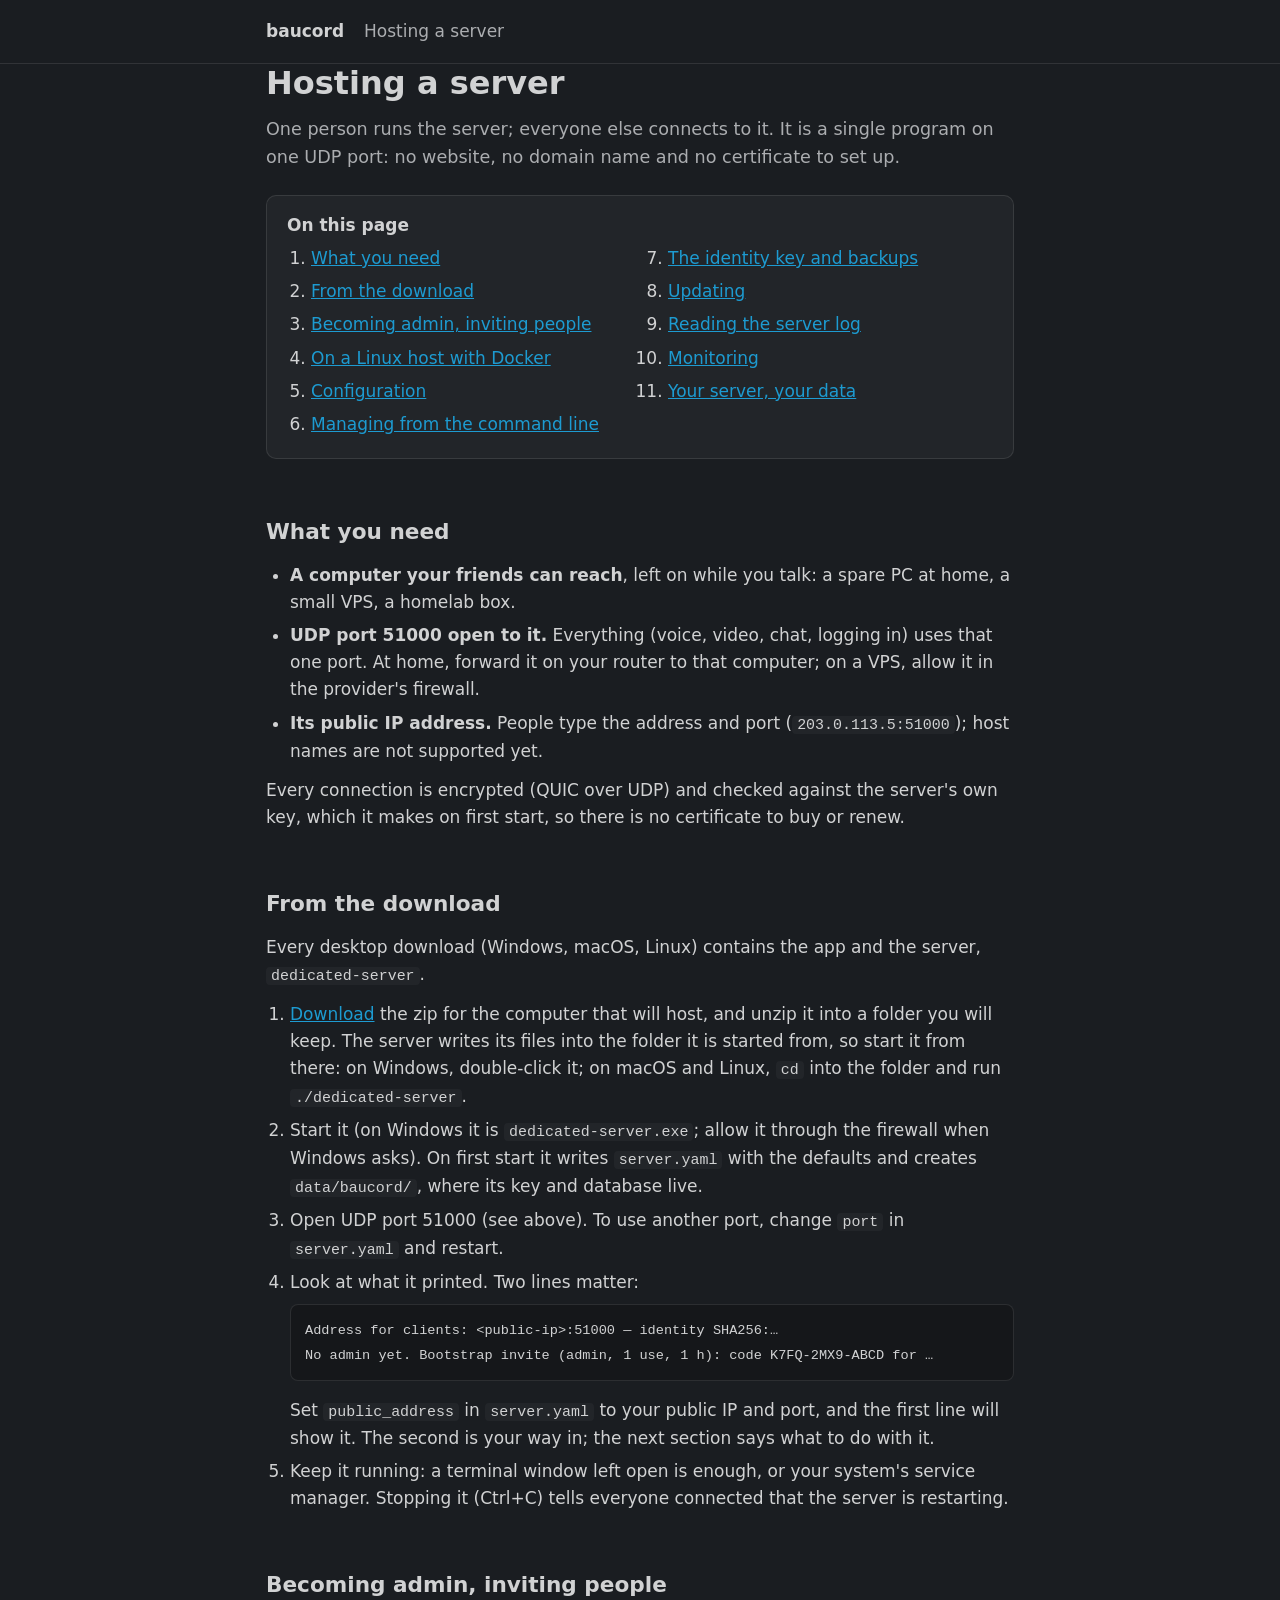
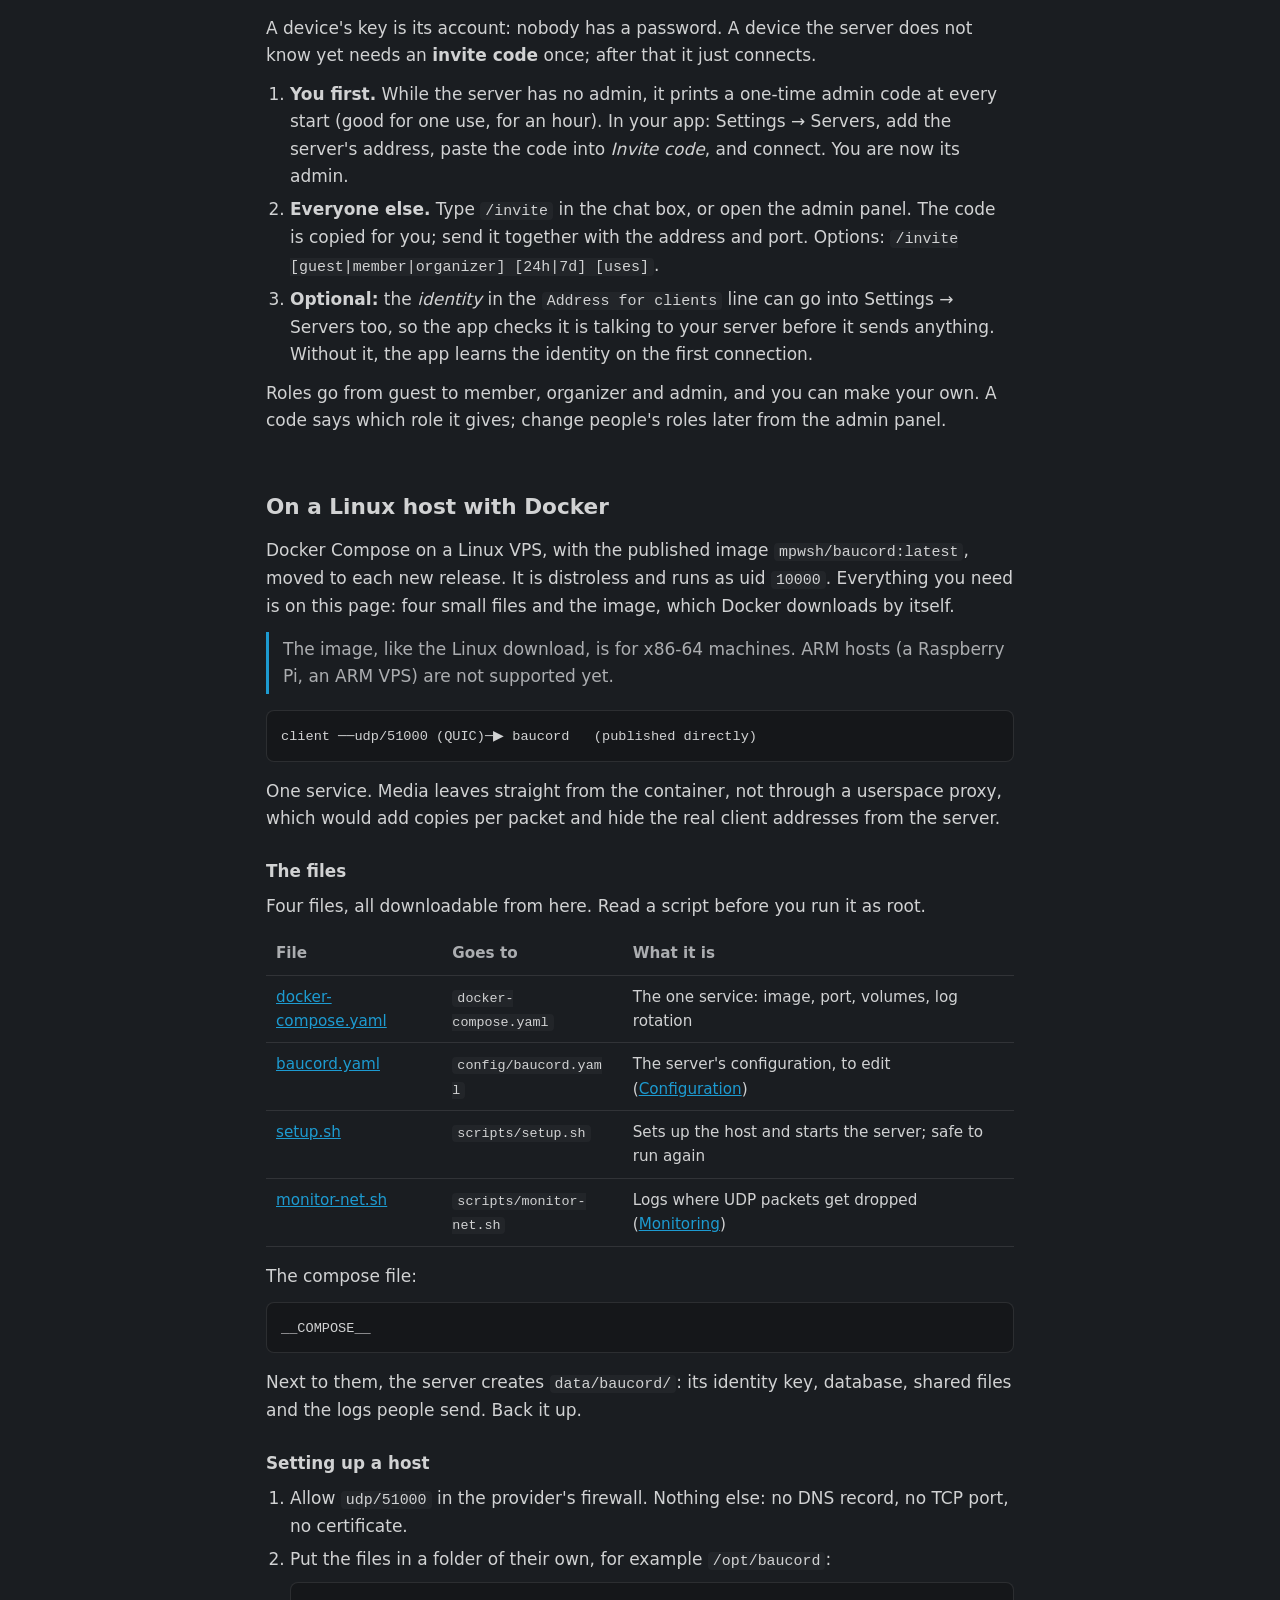
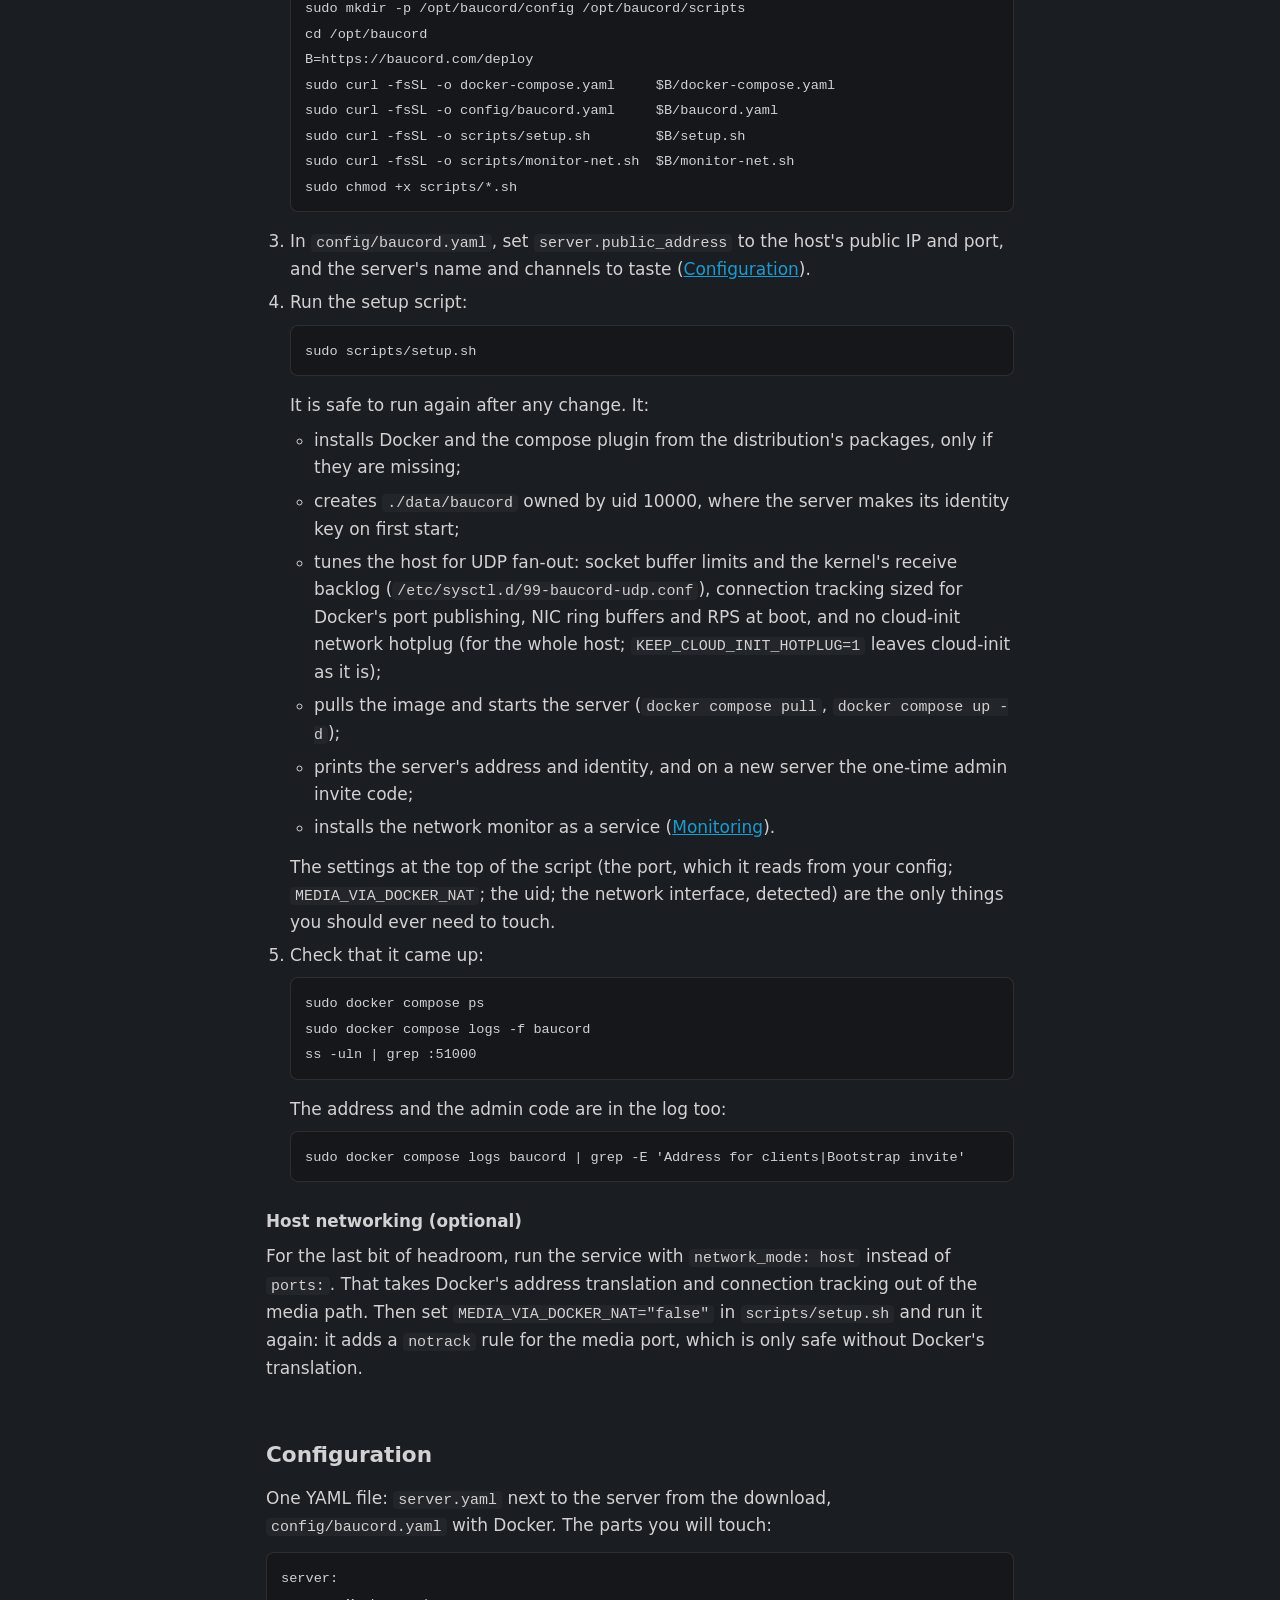
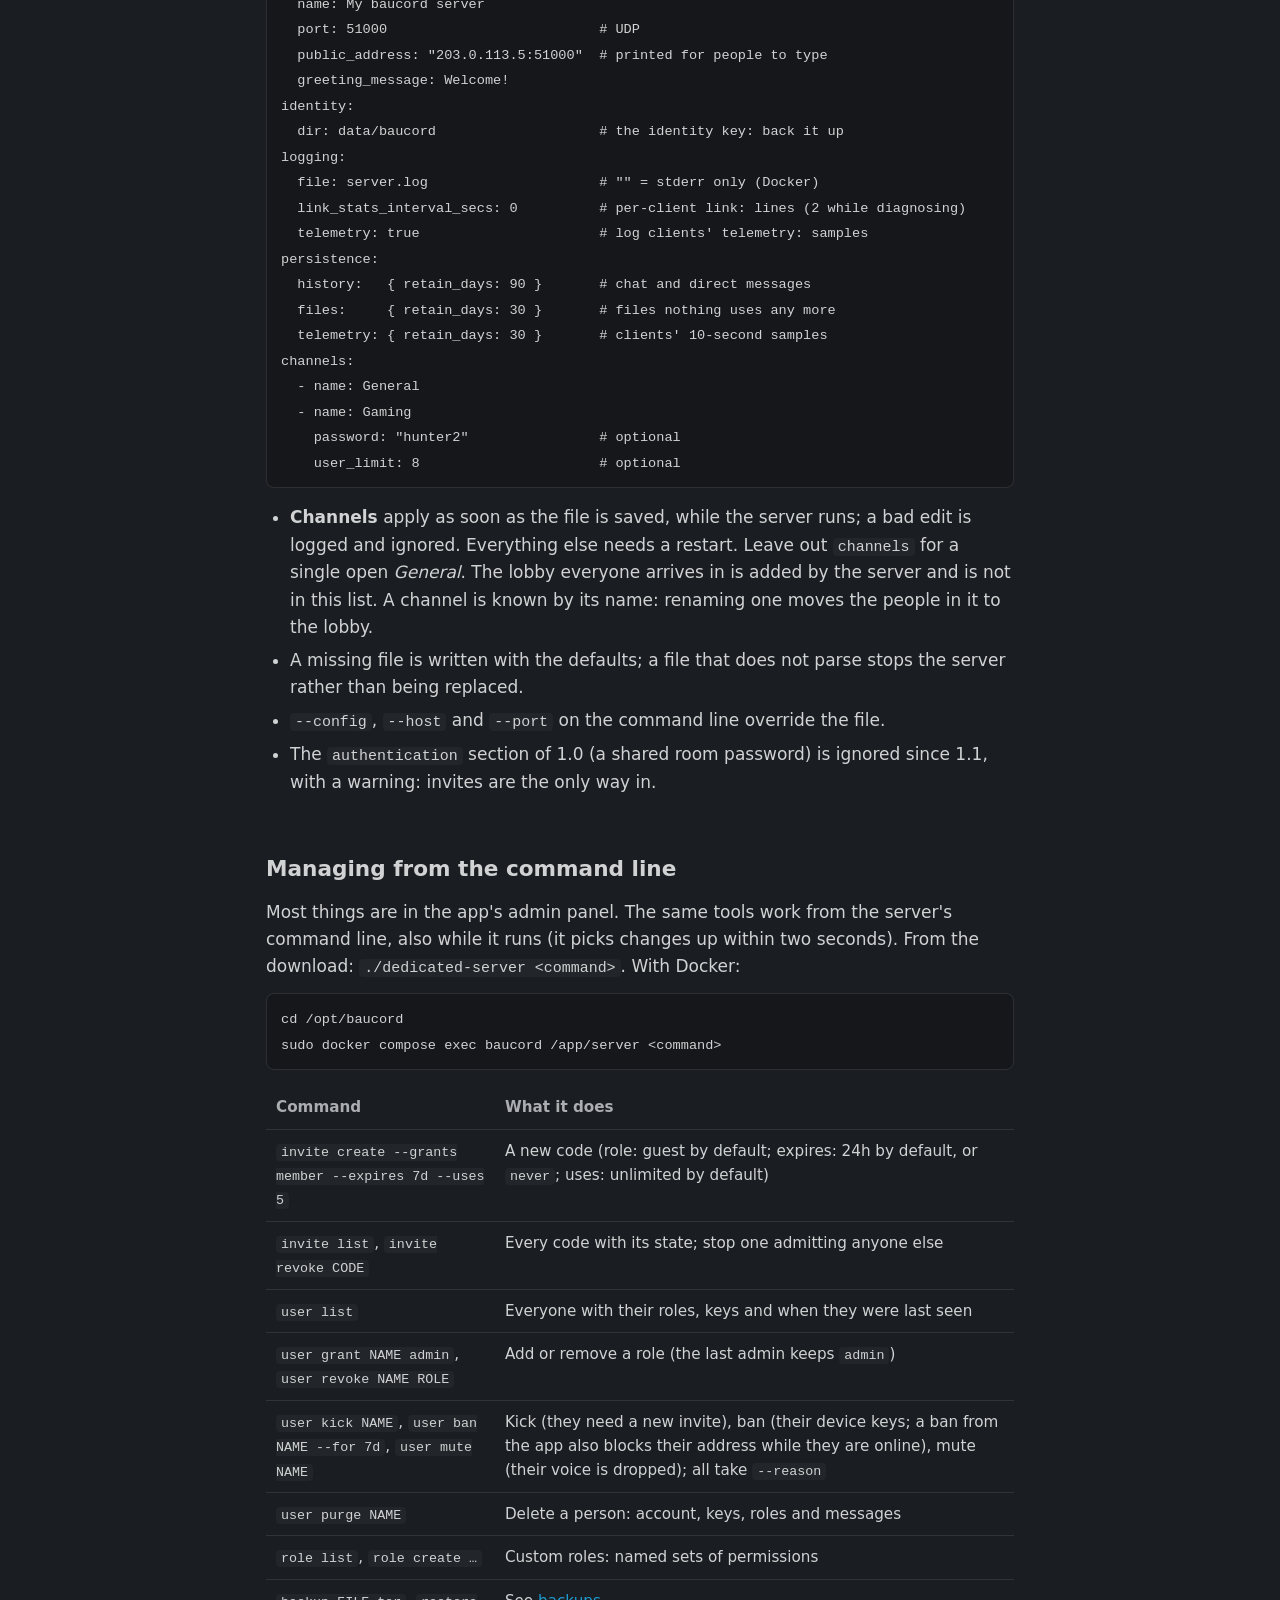
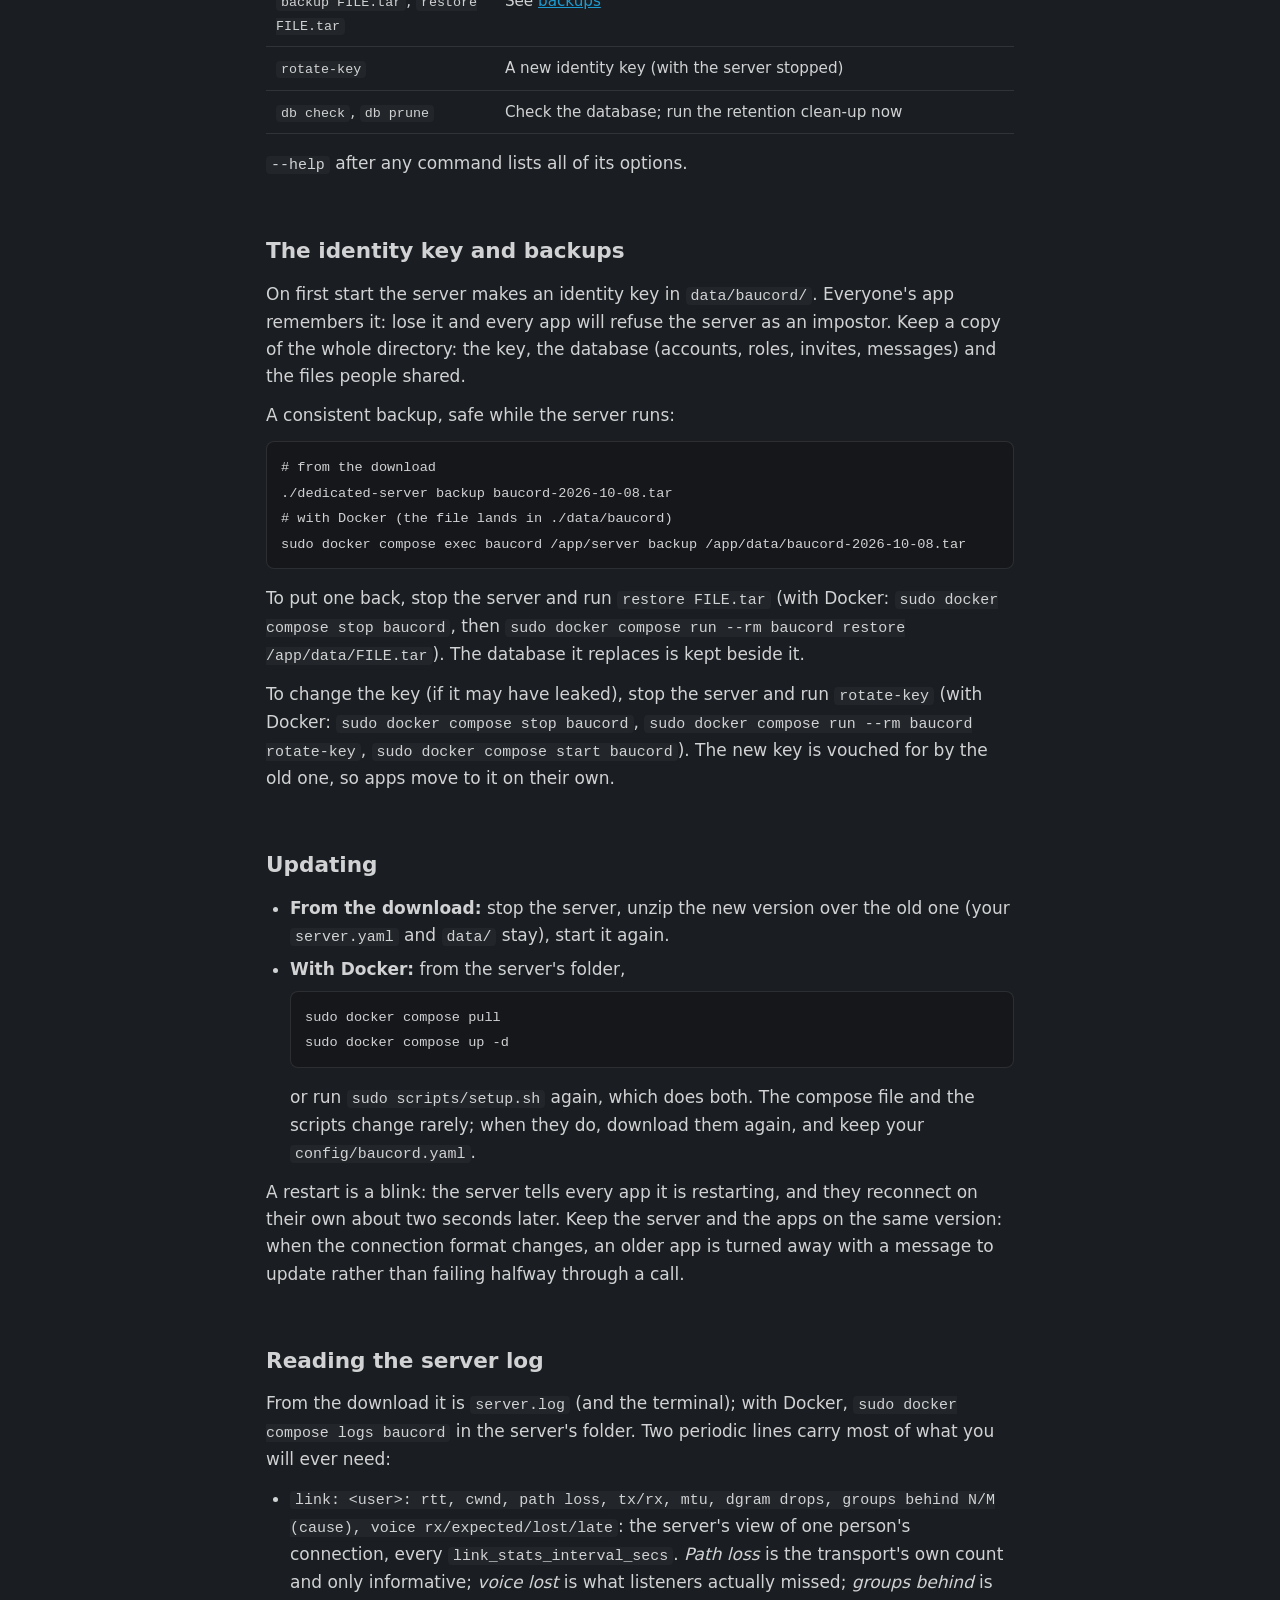
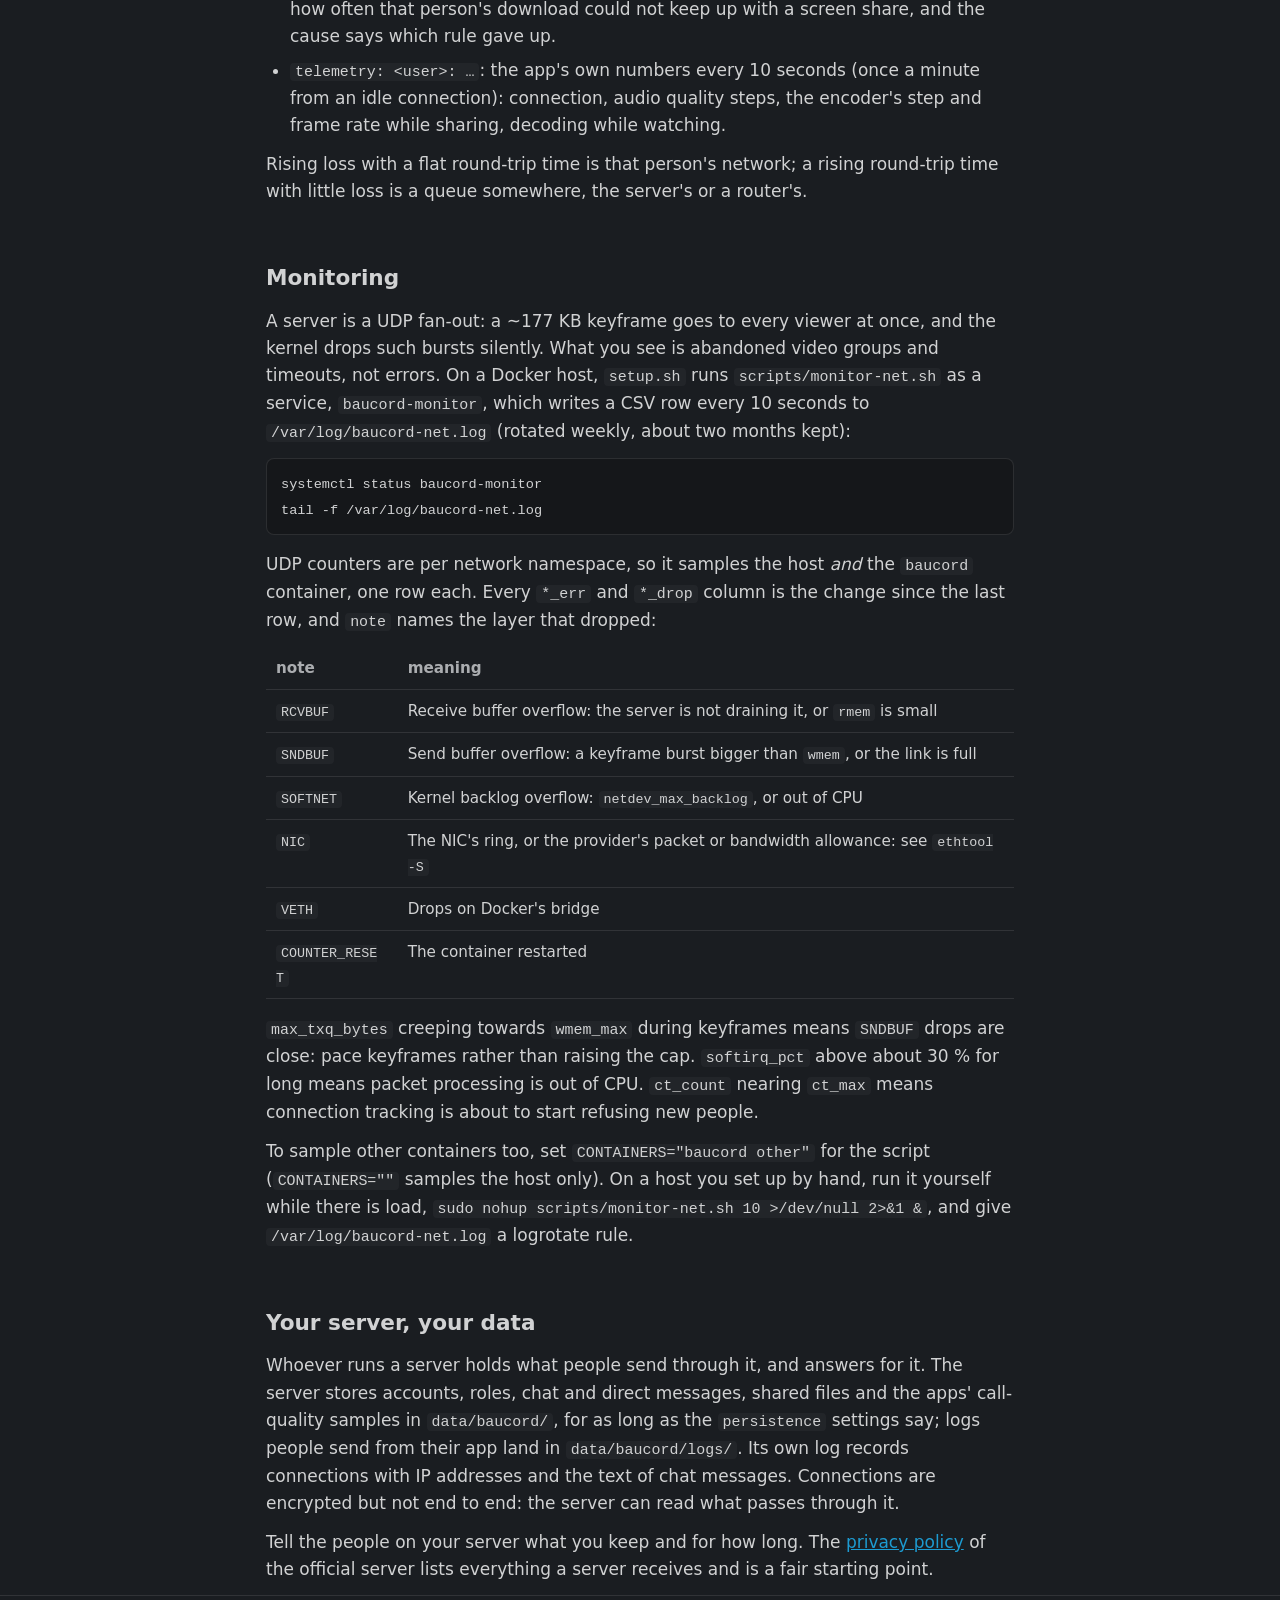
<file: web/deploy.html>
<!doctype html>
<!--
  The deployment guide (readme.md "Deploying a server" and "Server",
  for people who will never open the repository). When the server's
  ports, files, commands or log lines change, change this page with
  the readme. web.yaml publishes docker-compose.yaml, the two scripts
  and config/baucord.example.yaml (as baucord.yaml) under /deploy/,
  and puts the compose file in place of __COMPOSE__ below; a server
  test keeps the example config loading as documented. No web fonts,
  like privacy.html.
-->
<html lang="en">
  <head>
    <meta charset="UTF-8" />
    <meta name="viewport" content="width=device-width, initial-scale=1.0" />
    <link rel="icon" type="image/x-icon" href="/img/favicon.ico" />
    <title>baucord — hosting a server</title>
    <meta
      name="description"
      content="Run your own baucord server: from the download on any computer, or with Docker on a Linux host. Configuration, invites, backups, updates and monitoring."
    />
    <meta name="theme-color" content="#1a1d21" />
    <style>
      /* The site's "workbench" palette (index.html). */
      :root {
        --paper: #1a1d21;
        --mist: #222529;
        --well: #15171a;
        --ink: #d1d2d3;
        --slate: #abadb0;
        --line: rgba(209, 210, 211, 0.12);
        --cobalt-text: #1d9bd1;
        --sans: system-ui, -apple-system, "Segoe UI", Roboto, sans-serif;
        --mono: ui-monospace, "Cascadia Mono", Menlo, Consolas, monospace;
      }
      * {
        margin: 0;
        padding: 0;
        box-sizing: border-box;
      }
      html {
        scroll-behavior: smooth;
      }
      @media (prefers-reduced-motion: reduce) {
        html {
          scroll-behavior: auto;
        }
      }
      body {
        background: var(--paper);
        color: var(--ink);
        font-family: var(--sans);
        font-size: 17px;
        line-height: 1.6;
        -webkit-text-size-adjust: 100%;
      }
      .wrap {
        max-width: 780px;
        margin: 0 auto;
        padding: 0 16px;
      }
      header {
        border-bottom: 1px solid var(--line);
        padding: 18px 0;
      }
      header .wrap {
        display: flex;
        gap: 20px;
        align-items: baseline;
        flex-wrap: wrap;
      }
      header a {
        color: var(--ink);
        text-decoration: none;
      }
      header .home {
        font-weight: 700;
      }
      header .crumb {
        color: var(--slate);
      }
      main {
        padding: 40px 0 64px;
      }
      h1 {
        font-size: 2rem;
        line-height: 1.2;
        margin-bottom: 12px;
      }
      .lede {
        color: var(--slate);
        font-size: 1.1rem;
        margin-bottom: 24px;
      }
      h2 {
        font-size: 1.35rem;
        margin: 48px 0 12px;
        padding-top: 8px;
        scroll-margin-top: 16px;
      }
      h3 {
        font-size: 1.05rem;
        margin: 26px 0 8px;
        scroll-margin-top: 16px;
      }
      p,
      ul,
      ol {
        margin-bottom: 12px;
      }
      ul,
      ol {
        padding-left: 24px;
      }
      li {
        margin-bottom: 6px;
      }
      li > ul,
      li > pre {
        margin-top: 8px;
      }
      a {
        color: var(--cobalt-text);
      }
      code {
        font-family: var(--mono);
        font-size: 0.88em;
        background: var(--mist);
        padding: 1px 5px;
        border-radius: 4px;
        overflow-wrap: anywhere;
      }
      pre {
        background: var(--well);
        border: 1px solid var(--line);
        border-radius: 8px;
        padding: 12px 14px;
        margin: 8px 0 16px;
        overflow-x: auto;
        line-height: 1.5;
      }
      pre code {
        background: none;
        padding: 0;
        font-size: 0.85rem;
        overflow-wrap: normal;
        white-space: pre;
      }
      .toc {
        background: var(--mist);
        border: 1px solid var(--line);
        border-radius: 10px;
        padding: 16px 20px 8px;
        margin-bottom: 8px;
      }
      .toc strong {
        display: block;
        margin-bottom: 6px;
      }
      .toc ol {
        columns: 2;
        column-gap: 32px;
      }
      @media (max-width: 560px) {
        .toc ol {
          columns: 1;
        }
      }
      .note {
        border-left: 3px solid var(--cobalt-text);
        padding: 4px 0 4px 14px;
        margin: 12px 0 16px;
        color: var(--slate);
      }
      .table-scroll {
        overflow-x: auto;
        margin: 8px 0 16px;
      }
      table {
        border-collapse: collapse;
        width: 100%;
        min-width: 520px;
        font-size: 0.95rem;
      }
      th,
      td {
        text-align: left;
        vertical-align: top;
        padding: 9px 10px;
        border-bottom: 1px solid var(--line);
      }
      th {
        color: var(--slate);
        font-weight: 600;
      }
      footer {
        border-top: 1px solid var(--line);
        padding: 20px 0 32px;
        color: var(--slate);
        font-size: 0.95rem;
      }
      footer a {
        margin-right: 16px;
      }
    </style>
  </head>
  <body>
    <header>
      <div class="wrap">
        <a class="home" href="/">baucord</a>
        <span class="crumb">Hosting a server</span>
      </div>
    </header>

    <main class="wrap">
      <h1>Hosting a server</h1>
      <p class="lede">
        One person runs the server; everyone else connects to it. It is a
        single program on one UDP port: no website, no domain name and no
        certificate to set up.
      </p>

      <nav class="toc" aria-label="On this page">
        <strong>On this page</strong>
        <ol>
          <li><a href="#need">What you need</a></li>
          <li><a href="#quick">From the download</a></li>
          <li><a href="#invites">Becoming admin, inviting people</a></li>
          <li><a href="#docker">On a Linux host with Docker</a></li>
          <li><a href="#config">Configuration</a></li>
          <li><a href="#cli">Managing from the command line</a></li>
          <li><a href="#backups">The identity key and backups</a></li>
          <li><a href="#updating">Updating</a></li>
          <li><a href="#logs">Reading the server log</a></li>
          <li><a href="#monitoring">Monitoring</a></li>
          <li><a href="#data">Your server, your data</a></li>
        </ol>
      </nav>

      <h2 id="need">What you need</h2>
      <ul>
        <li>
          <strong>A computer your friends can reach</strong>, left on while
          you talk: a spare PC at home, a small VPS, a homelab box.
        </li>
        <li>
          <strong>UDP port 51000 open to it.</strong> Everything (voice,
          video, chat, logging in) uses that one port. At home, forward
          it on your router to that computer; on a VPS, allow it in the
          provider's firewall.
        </li>
        <li>
          <strong>Its public IP address.</strong> People type the address
          and port (<code>203.0.113.5:51000</code>); host names are not
          supported yet.
        </li>
      </ul>
      <p>
        Every connection is encrypted (QUIC over UDP) and checked against
        the server's own key, which it makes on first start, so there is
        no certificate to buy or renew.
      </p>

      <h2 id="quick">From the download</h2>
      <p>
        Every desktop download (Windows, macOS, Linux) contains the app
        and the server, <code>dedicated-server</code>.
      </p>
      <ol>
        <li>
          <a href="/#download">Download</a> the zip for the computer that
          will host, and unzip it into a folder you will keep. The server
          writes its files into the folder it is started from, so start it
          from there: on Windows, double-click it; on macOS and Linux,
          <code>cd</code> into the folder and run
          <code>./dedicated-server</code>.
        </li>
        <li>
          Start it (on Windows it is <code>dedicated-server.exe</code>;
          allow it through the firewall when Windows asks). On first start
          it writes
          <code>server.yaml</code> with the defaults and creates
          <code>data/baucord/</code>, where its key and database live.
        </li>
        <li>
          Open UDP port 51000 (see above). To use another port, change
          <code>port</code> in <code>server.yaml</code> and restart.
        </li>
        <li>
          Look at what it printed. Two lines matter:
          <pre><code>Address for clients: &lt;public-ip&gt;:51000 — identity SHA256:…
No admin yet. Bootstrap invite (admin, 1 use, 1 h): code K7FQ-2MX9-ABCD for …</code></pre>
          Set <code>public_address</code> in <code>server.yaml</code> to
          your public IP and port, and the first line will show it. The
          second is your way in; the next section says what to do with it.
        </li>
        <li>
          Keep it running: a terminal window left open is enough, or your
          system's service manager. Stopping it (Ctrl+C) tells everyone
          connected that the server is restarting.
        </li>
      </ol>

      <h2 id="invites">Becoming admin, inviting people</h2>
      <p>
        A device's key is its account: nobody has a password. A device
        the server does not know yet needs an <strong>invite code</strong>
        once; after that it just connects.
      </p>
      <ol>
        <li>
          <strong>You first.</strong> While the server has no admin, it
          prints a one-time admin code at every start (good for one use,
          for an hour). In your app: Settings → Servers, add the server's
          address, paste the code into <em>Invite code</em>, and connect.
          You are now its admin.
        </li>
        <li>
          <strong>Everyone else.</strong> Type <code>/invite</code> in the
          chat box, or open the admin panel. The code is copied for you;
          send it together with the address and port. Options:
          <code>/invite [guest|member|organizer] [24h|7d] [uses]</code>.
        </li>
        <li>
          <strong>Optional:</strong> the <em>identity</em> in the
          <code>Address for clients</code> line can go into Settings →
          Servers too, so the app checks it is talking to your server
          before it sends anything. Without it, the app learns the
          identity on the first connection.
        </li>
      </ol>
      <p>
        Roles go from guest to member, organizer and admin, and you can
        make your own. A code says which role it gives; change people's
        roles later from the admin panel.
      </p>

      <h2 id="docker">On a Linux host with Docker</h2>
      <p>
        Docker Compose on a Linux VPS, with the published image
        <code>mpwsh/baucord:latest</code>, moved to each new release. It
        is distroless and runs as uid <code>10000</code>. Everything you
        need is on this page: four small files and the image, which
        Docker downloads by itself.
      </p>
      <p class="note">
        The image, like the Linux download, is for x86-64 machines. ARM
        hosts (a Raspberry Pi, an ARM VPS) are not supported yet.
      </p>
      <pre><code>client ──udp/51000 (QUIC)─▶ baucord   (published directly)</code></pre>
      <p>
        One service. Media leaves straight from the container, not
        through a userspace proxy, which would add copies per packet and
        hide the real client addresses from the server.
      </p>

      <h3>The files</h3>
      <p>
        Four files, all downloadable from here. Read a script before you
        run it as root.
      </p>
      <div class="table-scroll">
        <table>
          <thead>
            <tr>
              <th>File</th>
              <th>Goes to</th>
              <th>What it is</th>
            </tr>
          </thead>
          <tbody>
            <tr>
              <td><a href="deploy/docker-compose.yaml">docker-compose.yaml</a></td>
              <td><code>docker-compose.yaml</code></td>
              <td>The one service: image, port, volumes, log rotation</td>
            </tr>
            <tr>
              <td><a href="deploy/baucord.yaml">baucord.yaml</a></td>
              <td><code>config/baucord.yaml</code></td>
              <td>The server's configuration, to edit (<a href="#config">Configuration</a>)</td>
            </tr>
            <tr>
              <td><a href="deploy/setup.sh">setup.sh</a></td>
              <td><code>scripts/setup.sh</code></td>
              <td>Sets up the host and starts the server; safe to run again</td>
            </tr>
            <tr>
              <td><a href="deploy/monitor-net.sh">monitor-net.sh</a></td>
              <td><code>scripts/monitor-net.sh</code></td>
              <td>Logs where UDP packets get dropped (<a href="#monitoring">Monitoring</a>)</td>
            </tr>
          </tbody>
        </table>
      </div>
      <p>The compose file:</p>
      <pre><code>__COMPOSE__</code></pre>
      <p>
        Next to them, the server creates <code>data/baucord/</code>: its
        identity key, database, shared files and the logs people send.
        Back it up.
      </p>

      <h3>Setting up a host</h3>
      <ol>
        <li>
          Allow <code>udp/51000</code> in the provider's firewall. Nothing
          else: no DNS record, no TCP port, no certificate.
        </li>
        <li>
          Put the files in a folder of their own, for example
          <code>/opt/baucord</code>:
          <pre><code>sudo mkdir -p /opt/baucord/config /opt/baucord/scripts
cd /opt/baucord
B=https://baucord.com/deploy
sudo curl -fsSL -o docker-compose.yaml     $B/docker-compose.yaml
sudo curl -fsSL -o config/baucord.yaml     $B/baucord.yaml
sudo curl -fsSL -o scripts/setup.sh        $B/setup.sh
sudo curl -fsSL -o scripts/monitor-net.sh  $B/monitor-net.sh
sudo chmod +x scripts/*.sh</code></pre>
        </li>
        <li>
          In <code>config/baucord.yaml</code>, set
          <code>server.public_address</code> to the host's public IP and
          port, and the server's name and channels to taste
          (<a href="#config">Configuration</a>).
        </li>
        <li>
          Run the setup script:
          <pre><code>sudo scripts/setup.sh</code></pre>
          It is safe to run again after any change. It:
          <ul>
            <li>
              installs Docker and the compose plugin from the
              distribution's packages, only if they are missing;
            </li>
            <li>
              creates <code>./data/baucord</code> owned by uid 10000, where
              the server makes its identity key on first start;
            </li>
            <li>
              tunes the host for UDP fan-out: socket buffer limits and the
              kernel's receive backlog
              (<code>/etc/sysctl.d/99-baucord-udp.conf</code>), connection
              tracking sized for Docker's port publishing, NIC ring
              buffers and RPS at boot, and no cloud-init network hotplug
              (for the whole host; <code>KEEP_CLOUD_INIT_HOTPLUG=1</code>
              leaves cloud-init as it is);
            </li>
            <li>
              pulls the image and starts the server
              (<code>docker compose pull</code>,
              <code>docker compose up -d</code>);
            </li>
            <li>
              prints the server's address and identity, and on a new
              server the one-time admin invite code;
            </li>
            <li>
              installs the network monitor as a service
              (<a href="#monitoring">Monitoring</a>).
            </li>
          </ul>
          The settings at the top of the script (the port, which it reads
          from your config; <code>MEDIA_VIA_DOCKER_NAT</code>; the uid; the
          network interface, detected) are the only things you should
          ever need to touch.
        </li>
        <li>
          Check that it came up:
          <pre><code>sudo docker compose ps
sudo docker compose logs -f baucord
ss -uln | grep :51000</code></pre>
          The address and the admin code are in the log too:
          <pre><code>sudo docker compose logs baucord | grep -E 'Address for clients|Bootstrap invite'</code></pre>
        </li>
      </ol>

      <h3>Host networking (optional)</h3>
      <p>
        For the last bit of headroom, run the service with
        <code>network_mode: host</code> instead of <code>ports:</code>.
        That takes Docker's address translation and connection tracking
        out of the media path. Then set
        <code>MEDIA_VIA_DOCKER_NAT="false"</code> in
        <code>scripts/setup.sh</code> and run it again: it adds a
        <code>notrack</code> rule for the media port, which is only safe
        without Docker's translation.
      </p>

      <h2 id="config">Configuration</h2>
      <p>
        One YAML file: <code>server.yaml</code> next to the server from
        the download, <code>config/baucord.yaml</code> with Docker. The
        parts you will touch:
      </p>
      <pre><code>server:
  name: My baucord server
  port: 51000                          # UDP
  public_address: "203.0.113.5:51000"  # printed for people to type
  greeting_message: Welcome!
identity:
  dir: data/baucord                    # the identity key: back it up
logging:
  file: server.log                     # "" = stderr only (Docker)
  link_stats_interval_secs: 0          # per-client link: lines (2 while diagnosing)
  telemetry: true                      # log clients' telemetry: samples
persistence:
  history:   { retain_days: 90 }       # chat and direct messages
  files:     { retain_days: 30 }       # files nothing uses any more
  telemetry: { retain_days: 30 }       # clients' 10-second samples
channels:
  - name: General
  - name: Gaming
    password: "hunter2"                # optional
    user_limit: 8                      # optional</code></pre>
      <ul>
        <li>
          <strong>Channels</strong> apply as soon as the file is saved,
          while the server runs; a bad edit is logged and ignored.
          Everything else needs a restart. Leave out
          <code>channels</code> for a single open <em>General</em>. The
          lobby everyone arrives in is added by the server and is not in
          this list. A channel is known by its name: renaming one moves
          the people in it to the lobby.
        </li>
        <li>
          A missing file is written with the defaults; a file that does
          not parse stops the server rather than being replaced.
        </li>
        <li>
          <code>--config</code>, <code>--host</code> and
          <code>--port</code> on the command line override the file.
        </li>
        <li>
          The <code>authentication</code> section of 1.0 (a shared room
          password) is ignored since 1.1, with a warning: invites are the
          only way in.
        </li>
      </ul>

      <h2 id="cli">Managing from the command line</h2>
      <p>
        Most things are in the app's admin panel. The same tools work from
        the server's command line, also while it runs (it picks changes up
        within two seconds). From the download:
        <code>./dedicated-server &lt;command&gt;</code>. With Docker:
      </p>
      <pre><code>cd /opt/baucord
sudo docker compose exec baucord /app/server &lt;command&gt;</code></pre>
      <div class="table-scroll">
        <table>
          <thead>
            <tr>
              <th>Command</th>
              <th>What it does</th>
            </tr>
          </thead>
          <tbody>
            <tr>
              <td><code>invite create --grants member --expires 7d --uses 5</code></td>
              <td>
                A new code (role: guest by default; expires: 24h by
                default, or <code>never</code>; uses: unlimited by default)
              </td>
            </tr>
            <tr>
              <td><code>invite list</code>, <code>invite revoke CODE</code></td>
              <td>Every code with its state; stop one admitting anyone else</td>
            </tr>
            <tr>
              <td><code>user list</code></td>
              <td>Everyone with their roles, keys and when they were last seen</td>
            </tr>
            <tr>
              <td><code>user grant NAME admin</code>, <code>user revoke NAME ROLE</code></td>
              <td>Add or remove a role (the last admin keeps <code>admin</code>)</td>
            </tr>
            <tr>
              <td>
                <code>user kick NAME</code>,
                <code>user ban NAME --for 7d</code>,
                <code>user mute NAME</code>
              </td>
              <td>
                Kick (they need a new invite), ban (their device keys; a
                ban from the app also blocks their address while they are
                online), mute (their voice is dropped); all take
                <code>--reason</code>
              </td>
            </tr>
            <tr>
              <td><code>user purge NAME</code></td>
              <td>Delete a person: account, keys, roles and messages</td>
            </tr>
            <tr>
              <td><code>role list</code>, <code>role create …</code></td>
              <td>Custom roles: named sets of permissions</td>
            </tr>
            <tr>
              <td><code>backup FILE.tar</code>, <code>restore FILE.tar</code></td>
              <td>See <a href="#backups">backups</a></td>
            </tr>
            <tr>
              <td><code>rotate-key</code></td>
              <td>A new identity key (with the server stopped)</td>
            </tr>
            <tr>
              <td><code>db check</code>, <code>db prune</code></td>
              <td>Check the database; run the retention clean-up now</td>
            </tr>
          </tbody>
        </table>
      </div>
      <p><code>--help</code> after any command lists all of its options.</p>

      <h2 id="backups">The identity key and backups</h2>
      <p>
        On first start the server makes an identity key in
        <code>data/baucord/</code>. Everyone's app remembers it: lose it
        and every app will refuse the server as an impostor. Keep a copy
        of the whole directory: the key, the database (accounts, roles,
        invites, messages) and the files people shared.
      </p>
      <p>A consistent backup, safe while the server runs:</p>
      <pre><code># from the download
./dedicated-server backup baucord-2026-10-08.tar
# with Docker (the file lands in ./data/baucord)
sudo docker compose exec baucord /app/server backup /app/data/baucord-2026-10-08.tar</code></pre>
      <p>
        To put one back, stop the server and run
        <code>restore FILE.tar</code> (with Docker:
        <code>sudo docker compose stop baucord</code>, then
        <code>sudo docker compose run --rm baucord restore /app/data/FILE.tar</code>).
        The database it replaces is kept beside it.
      </p>
      <p>
        To change the key (if it may have leaked), stop the server and run
        <code>rotate-key</code> (with Docker:
        <code>sudo docker compose stop baucord</code>,
        <code>sudo docker compose run --rm baucord rotate-key</code>,
        <code>sudo docker compose start baucord</code>). The new key is vouched
        for by the old one, so apps move to it on their own.
      </p>

      <h2 id="updating">Updating</h2>
      <ul>
        <li>
          <strong>From the download:</strong> stop the server, unzip the
          new version over the old one (your <code>server.yaml</code> and
          <code>data/</code> stay), start it again.
        </li>
        <li>
          <strong>With Docker:</strong> from the server's folder,
          <pre><code>sudo docker compose pull
sudo docker compose up -d</code></pre>
          or run <code>sudo scripts/setup.sh</code> again, which does
          both. The compose file and the scripts change rarely; when they
          do, download them again, and keep your
          <code>config/baucord.yaml</code>.
        </li>
      </ul>
      <p>
        A restart is a blink: the server tells every app it is restarting,
        and they reconnect on their own about two seconds later. Keep the
        server and the apps on the same version: when the connection
        format changes, an older app is turned away with a message to
        update rather than failing halfway through a call.
      </p>

      <h2 id="logs">Reading the server log</h2>
      <p>
        From the download it is <code>server.log</code> (and the
        terminal); with Docker, <code>sudo docker compose logs baucord</code>
        in the server's folder.
        Two periodic lines carry most of what you will ever need:
      </p>
      <ul>
        <li>
          <code>link: &lt;user&gt;: rtt, cwnd, path loss, tx/rx, mtu, dgram
          drops, groups behind N/M (cause), voice rx/expected/lost/late</code>:
          the server's view of one person's connection, every
          <code>link_stats_interval_secs</code>. <em>Path loss</em> is the
          transport's own count and only informative; <em>voice lost</em>
          is what listeners actually missed; <em>groups behind</em> is how
          often that person's download could not keep up with a screen
          share, and the cause says which rule gave up.
        </li>
        <li>
          <code>telemetry: &lt;user&gt;: …</code>: the app's own numbers
          every 10 seconds (once a minute from an idle connection):
          connection, audio quality steps, the encoder's
          step and frame rate while sharing, decoding while watching.
        </li>
      </ul>
      <p>
        Rising loss with a flat round-trip time is that person's network;
        a rising round-trip time with little loss is a queue somewhere,
        the server's or a router's.
      </p>

      <h2 id="monitoring">Monitoring</h2>
      <p>
        A server is a UDP fan-out: a ~177 KB keyframe goes to every viewer
        at once, and the kernel drops such bursts silently. What you see
        is abandoned video groups and timeouts, not errors. On a Docker
        host, <code>setup.sh</code> runs <code>scripts/monitor-net.sh</code>
        as a service, <code>baucord-monitor</code>, which writes a CSV row
        every 10 seconds to <code>/var/log/baucord-net.log</code> (rotated
        weekly, about two months kept):
      </p>
      <pre><code>systemctl status baucord-monitor
tail -f /var/log/baucord-net.log</code></pre>
      <p>
        UDP counters are per network namespace, so it samples the host
        <em>and</em> the <code>baucord</code> container, one row each.
        Every <code>*_err</code> and <code>*_drop</code> column is the
        change since the last row, and <code>note</code> names the layer
        that dropped:
      </p>
      <div class="table-scroll">
        <table>
          <thead>
            <tr>
              <th>note</th>
              <th>meaning</th>
            </tr>
          </thead>
          <tbody>
            <tr>
              <td><code>RCVBUF</code></td>
              <td>Receive buffer overflow: the server is not draining it, or <code>rmem</code> is small</td>
            </tr>
            <tr>
              <td><code>SNDBUF</code></td>
              <td>Send buffer overflow: a keyframe burst bigger than <code>wmem</code>, or the link is full</td>
            </tr>
            <tr>
              <td><code>SOFTNET</code></td>
              <td>Kernel backlog overflow: <code>netdev_max_backlog</code>, or out of CPU</td>
            </tr>
            <tr>
              <td><code>NIC</code></td>
              <td>The NIC's ring, or the provider's packet or bandwidth allowance: see <code>ethtool -S</code></td>
            </tr>
            <tr>
              <td><code>VETH</code></td>
              <td>Drops on Docker's bridge</td>
            </tr>
            <tr>
              <td><code>COUNTER_RESET</code></td>
              <td>The container restarted</td>
            </tr>
          </tbody>
        </table>
      </div>
      <p>
        <code>max_txq_bytes</code> creeping towards <code>wmem_max</code>
        during keyframes means <code>SNDBUF</code> drops are close: pace
        keyframes rather than raising the cap. <code>softirq_pct</code>
        above about 30 % for long means packet processing is out of CPU.
        <code>ct_count</code> nearing <code>ct_max</code> means connection
        tracking is about to start refusing new people.
      </p>
      <p>
        To sample other containers too, set
        <code>CONTAINERS="baucord other"</code> for the script
        (<code>CONTAINERS=""</code> samples the host only). On a host
        you set up by hand, run it yourself while there is load,
        <code>sudo nohup scripts/monitor-net.sh 10 &gt;/dev/null
        2&gt;&amp;1 &amp;</code>, and give
        <code>/var/log/baucord-net.log</code> a logrotate rule.
      </p>

      <h2 id="data">Your server, your data</h2>
      <p>
        Whoever runs a server holds what people send through it, and
        answers for it. The server stores accounts, roles, chat and direct
        messages, shared files and the apps' call-quality samples in
        <code>data/baucord/</code>, for as long as the
        <code>persistence</code> settings say; logs people send from
        their app land in <code>data/baucord/logs/</code>. Its own log
        records connections with IP addresses and the text of chat
        messages. Connections are encrypted but not end to end: the server
        can read what passes through it.
      </p>
      <p>
        Tell the people on your server what you keep and for how long.
        The <a href="privacy.html">privacy policy</a> of the official
        server lists everything a server receives and is a fair starting
        point.
      </p>
    </main>

    <footer>
      <div class="wrap">
        <a href="/">baucord</a>
        <a href="bots.html">Making a bot</a>
        <a href="privacy.html">Privacy</a>
        <a href="terms.html">Terms</a>
        <a href="https://github.com/mpwsh/baucord">Source</a>
      </div>
    </footer>
  </body>
</html>
</file>
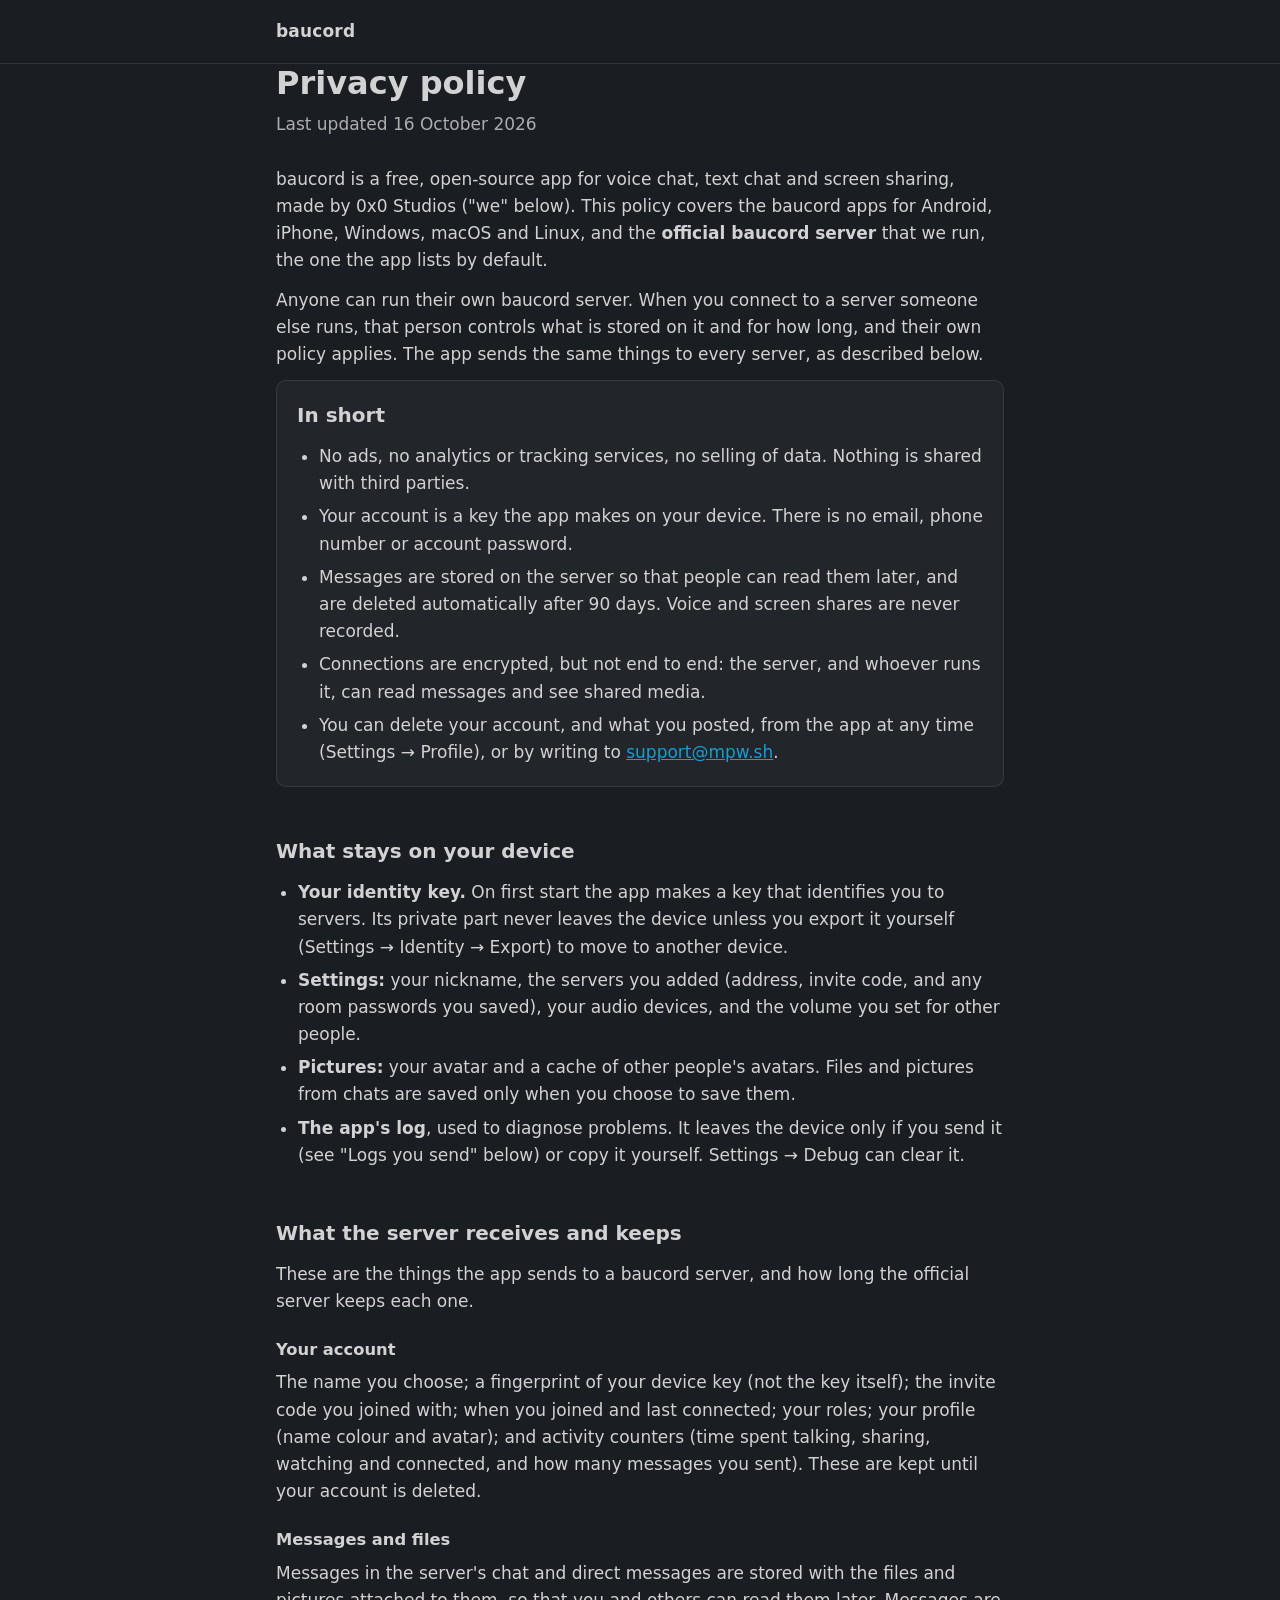
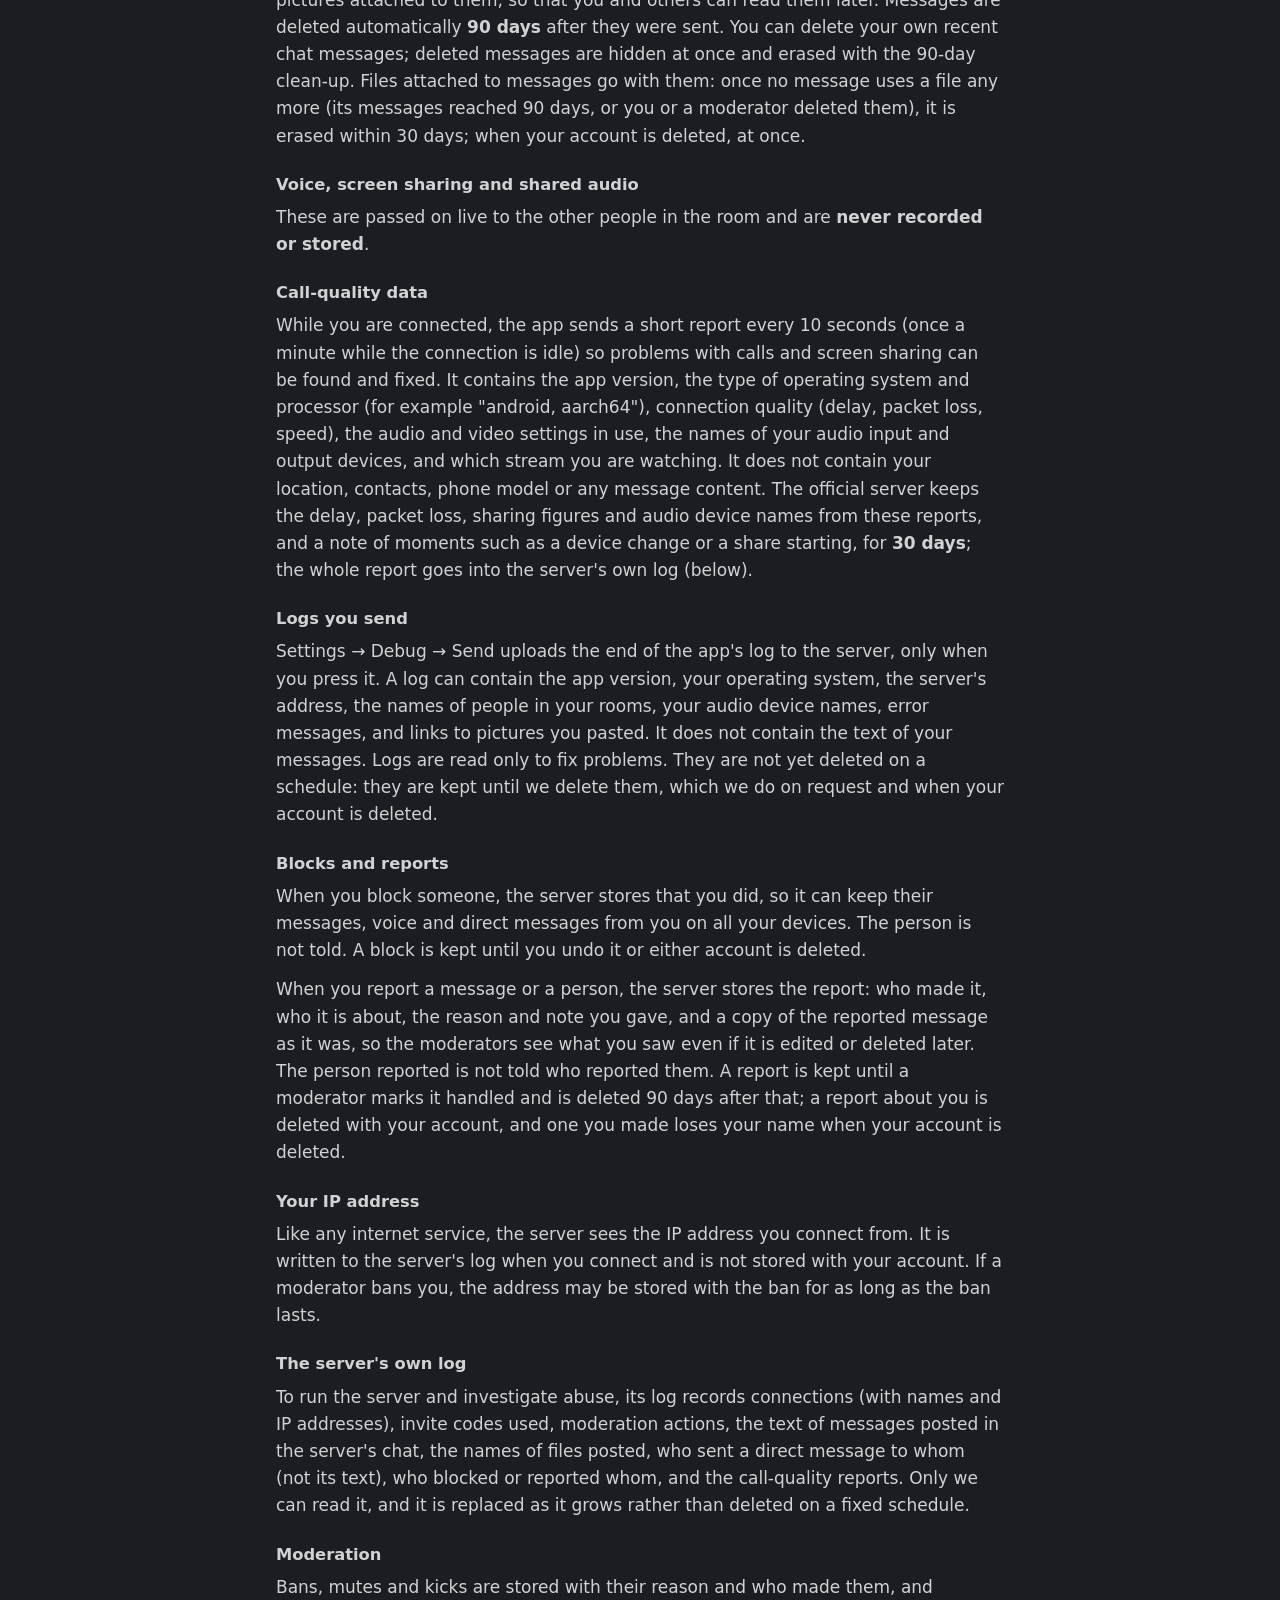
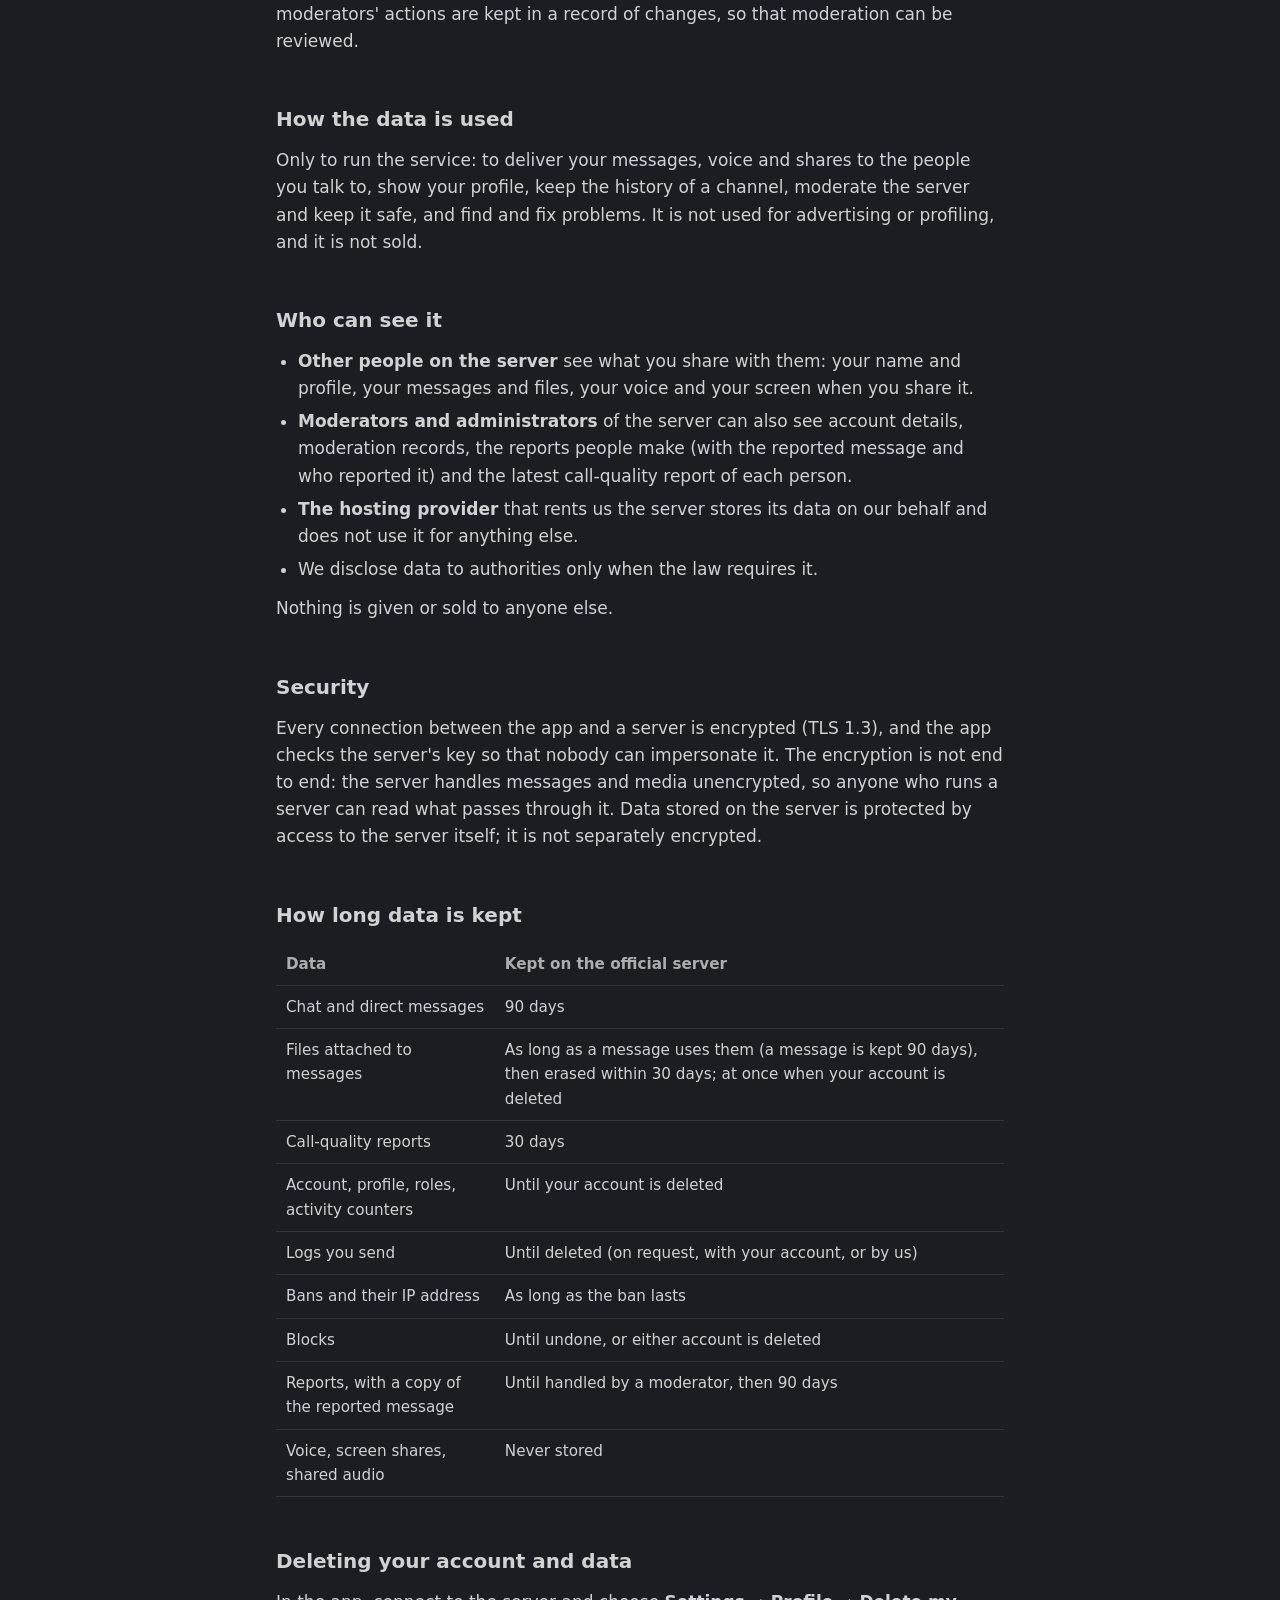
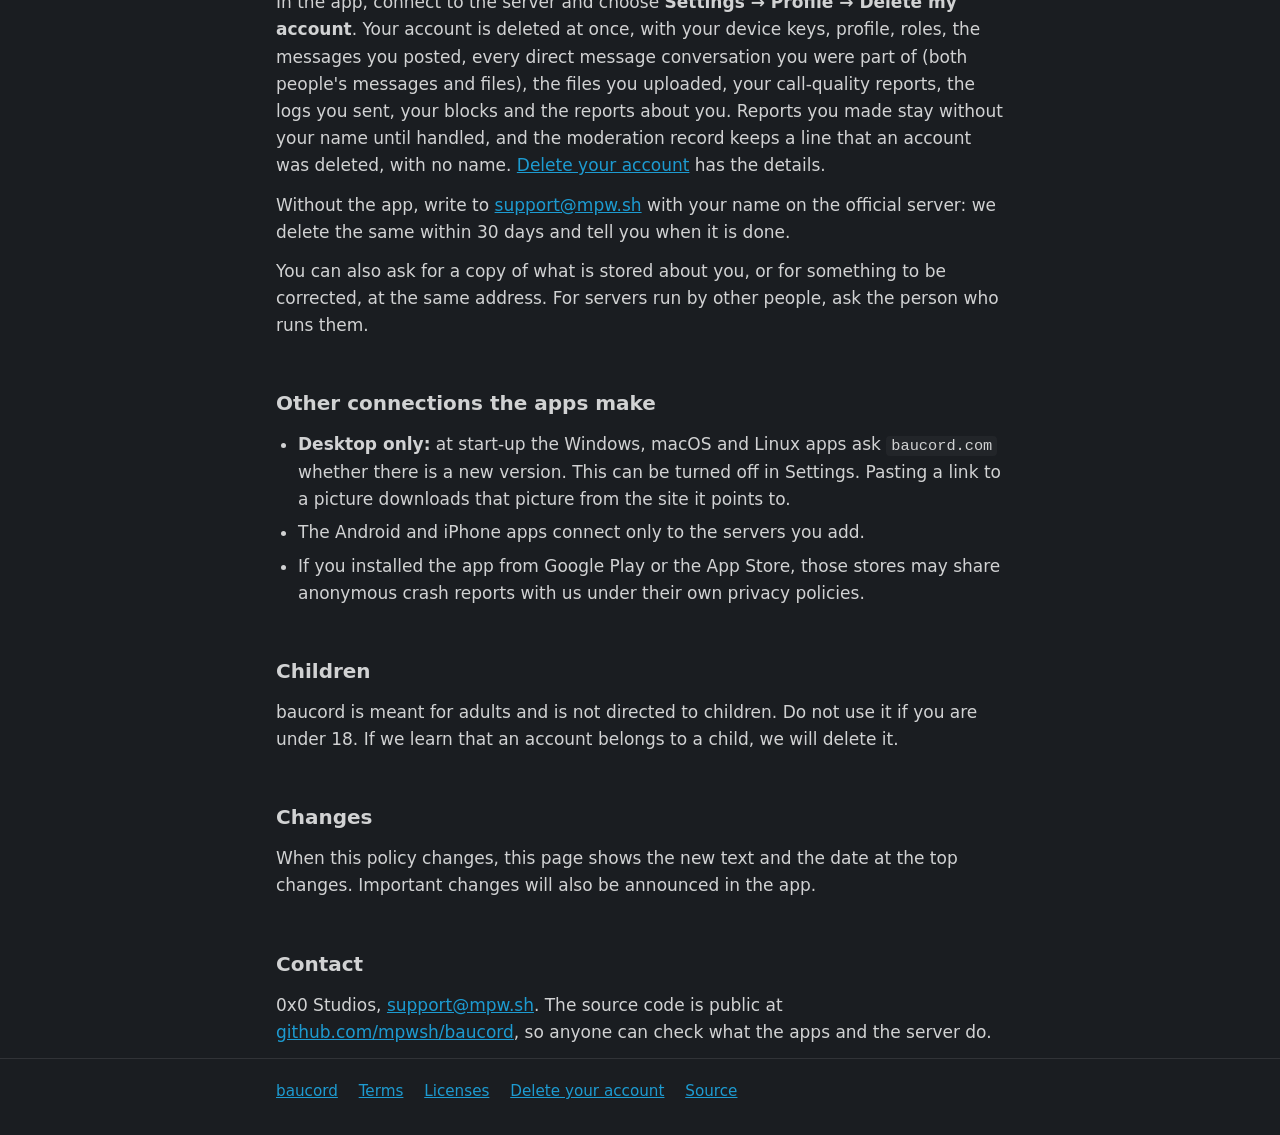
<file: web/privacy.html>
<!doctype html>
<!--
  The privacy policy Play (and later the App Store) links to: public,
  not a PDF, naming the app as the listing does (PLAY-STORE.md §3,
  PRODUCTION-PLAN LEG-5). Written 2026-10-08 from what the code does,
  not from what it should do. When the code changes what is sent,
  stored or for how long, change this page and its date. No web fonts
  here on purpose: a privacy page should not send its readers'
  addresses to Google.
-->
<html lang="en">
  <head>
    <meta charset="UTF-8" />
    <meta name="viewport" content="width=device-width, initial-scale=1.0" />
    <link rel="icon" type="image/x-icon" href="/img/favicon.ico" />
    <title>baucord — privacy policy</title>
    <meta
      name="description"
      content="What the baucord apps and the official baucord server collect, why, how long it is kept, and how to have it deleted."
    />
    <meta name="theme-color" content="#1a1d21" />
    <style>
      /* The site's "workbench" palette (index.html). */
      :root {
        --paper: #1a1d21;
        --mist: #222529;
        --ink: #d1d2d3;
        --slate: #abadb0;
        --line: rgba(209, 210, 211, 0.12);
        --cobalt-text: #1d9bd1;
        --sans: system-ui, -apple-system, "Segoe UI", Roboto, sans-serif;
      }
      * {
        margin: 0;
        padding: 0;
        box-sizing: border-box;
      }
      body {
        background: var(--paper);
        color: var(--ink);
        font-family: var(--sans);
        font-size: 17px;
        line-height: 1.6;
        -webkit-text-size-adjust: 100%;
      }
      .wrap {
        max-width: 760px;
        margin: 0 auto;
        padding: 0 16px;
      }
      header {
        border-bottom: 1px solid var(--line);
        padding: 18px 0;
      }
      header a {
        color: var(--ink);
        font-weight: 700;
        text-decoration: none;
        letter-spacing: 0.01em;
      }
      main {
        padding: 40px 0 64px;
      }
      h1 {
        font-size: 2rem;
        line-height: 1.2;
        margin-bottom: 8px;
      }
      .updated {
        color: var(--slate);
        margin-bottom: 28px;
      }
      h2 {
        font-size: 1.25rem;
        margin: 40px 0 12px;
        padding-top: 8px;
      }
      h3 {
        font-size: 1.02rem;
        margin: 22px 0 6px;
      }
      p,
      ul {
        margin-bottom: 12px;
      }
      ul {
        padding-left: 22px;
      }
      li {
        margin-bottom: 6px;
      }
      a {
        color: var(--cobalt-text);
      }
      code {
        font-family: ui-monospace, "Cascadia Mono", Menlo, monospace;
        font-size: 0.9em;
        background: var(--mist);
        padding: 1px 5px;
        border-radius: 4px;
      }
      .summary {
        background: var(--mist);
        border: 1px solid var(--line);
        border-radius: 10px;
        padding: 18px 20px 8px;
        margin-bottom: 8px;
      }
      .summary h2 {
        margin-top: 0;
        padding-top: 0;
      }
      .table-scroll {
        overflow-x: auto;
        margin: 8px 0 16px;
      }
      table {
        border-collapse: collapse;
        width: 100%;
        min-width: 520px;
        font-size: 0.95rem;
      }
      th,
      td {
        text-align: left;
        vertical-align: top;
        padding: 9px 10px;
        border-bottom: 1px solid var(--line);
      }
      th {
        color: var(--slate);
        font-weight: 600;
      }
      footer {
        border-top: 1px solid var(--line);
        padding: 20px 0 32px;
        color: var(--slate);
        font-size: 0.95rem;
      }
      footer a {
        margin-right: 16px;
      }
    </style>
  </head>
  <body>
    <header>
      <div class="wrap"><a href="/">baucord</a></div>
    </header>

    <main class="wrap">
      <h1>Privacy policy</h1>
      <p class="updated">Last updated 16 October 2026</p>

      <p>
        baucord is a free, open-source app for voice chat, text chat and
        screen sharing, made by 0x0 Studios ("we" below). This policy
        covers the baucord apps for Android, iPhone, Windows, macOS and
        Linux, and the <strong>official baucord server</strong> that we
        run, the one the app lists by default.
      </p>
      <p>
        Anyone can run their own baucord server. When you connect to a
        server someone else runs, that person controls what is stored on
        it and for how long, and their own policy applies. The app sends
        the same things to every server, as described below.
      </p>

      <section class="summary">
        <h2>In short</h2>
        <ul>
          <li>
            No ads, no analytics or tracking services, no selling of data.
            Nothing is shared with third parties.
          </li>
          <li>
            Your account is a key the app makes on your device. There is
            no email, phone number or account password.
          </li>
          <li>
            Messages are stored on the server so that people can read
            them later, and are deleted automatically after 90 days.
            Voice and screen shares are never recorded.
          </li>
          <li>
            Connections are encrypted, but not end to end: the server, and
            whoever runs it, can read messages and see shared media.
          </li>
          <li>
            You can delete your account, and what you posted, from the
            app at any time (Settings → Profile), or by writing to
            <a href="mailto:support@mpw.sh">support@mpw.sh</a>.
          </li>
        </ul>
      </section>

      <h2>What stays on your device</h2>
      <ul>
        <li>
          <strong>Your identity key.</strong> On first start the app makes
          a key that identifies you to servers. Its private part never
          leaves the device unless you export it yourself (Settings →
          Identity → Export) to move to another device.
        </li>
        <li>
          <strong>Settings:</strong> your nickname, the servers you added
          (address, invite code, and any room passwords you saved), your
          audio devices, and the volume you set for other people.
        </li>
        <li>
          <strong>Pictures:</strong> your avatar and a cache of other
          people's avatars. Files and pictures from chats are saved only
          when you choose to save them.
        </li>
        <li>
          <strong>The app's log</strong>, used to diagnose problems. It
          leaves the device only if you send it (see "Logs you send"
          below) or copy it yourself. Settings → Debug can clear it.
        </li>
      </ul>

      <h2>What the server receives and keeps</h2>
      <p>
        These are the things the app sends to a baucord server, and how
        long the official server keeps each one.
      </p>

      <h3>Your account</h3>
      <p>
        The name you choose; a fingerprint of your device key (not the
        key itself); the invite code you joined with; when you joined
        and last connected; your roles; your profile (name colour and
        avatar); and activity counters (time spent talking, sharing,
        watching and connected, and how many messages you sent). These
        are kept until your account is deleted.
      </p>

      <h3>Messages and files</h3>
      <p>
        Messages in the server's chat and direct messages are stored
        with the files and pictures attached to them, so that you and others can
        read them later. Messages are deleted automatically
        <strong>90 days</strong> after they were sent. You can delete
        your own recent chat messages; deleted messages are hidden at
        once and erased with the 90-day clean-up. Files attached to
        messages go with them: once no message uses a file any more
        (its messages reached 90 days, or you or a moderator deleted
        them), it is erased within 30 days; when your account is
        deleted, at once.
      </p>

      <h3>Voice, screen sharing and shared audio</h3>
      <p>
        These are passed on live to the other people in the room and are
        <strong>never recorded or stored</strong>.
      </p>

      <h3>Call-quality data</h3>
      <p>
        While you are connected, the app sends a short report every 10
        seconds (once a minute while the connection is idle) so
        problems with calls and screen sharing can be found
        and fixed. It contains the app version, the type of operating
        system and processor (for example "android, aarch64"), connection
        quality (delay, packet loss, speed), the audio and video settings
        in use, the names of your audio input and output devices, and
        which stream you are watching. It does not contain your
        location, contacts, phone model or any message content. The
        official server keeps the delay, packet loss, sharing figures
        and audio device names from these reports, and a note of
        moments such as a device change or a share starting, for
        <strong>30 days</strong>; the whole report goes into the
        server's own log (below).
      </p>

      <h3>Logs you send</h3>
      <p>
        Settings → Debug → Send uploads the end of the app's log to the
        server, only when you press it. A log can contain the app
        version, your operating system, the server's address, the names
        of people in your rooms, your audio device names, error
        messages, and links to pictures you pasted. It does not contain
        the text of your messages. Logs are read only to fix problems.
        They are not yet deleted on a schedule: they are kept until we
        delete them, which we do on request and when your account is
        deleted.
      </p>

      <h3>Blocks and reports</h3>
      <p>
        When you block someone, the server stores that you did, so it
        can keep their messages, voice and direct messages from you on
        all your devices. The person is not told. A block is kept until
        you undo it or either account is deleted.
      </p>
      <p>
        When you report a message or a person, the server stores the
        report: who made it, who it is about, the reason and note you
        gave, and a copy of the reported message as it was, so the
        moderators see what you saw even if it is edited or deleted
        later. The person reported is not told who reported them. A
        report is kept until a moderator marks it handled and is deleted
        90 days after that; a report about you is deleted with your
        account, and one you made loses your name when your account is
        deleted.
      </p>

      <h3>Your IP address</h3>
      <p>
        Like any internet service, the server sees the IP address you
        connect from. It is written to the server's log when you connect
        and is not stored with your account. If a moderator bans you, the
        address may be stored with the ban for as long as the ban lasts.
      </p>

      <h3>The server's own log</h3>
      <p>
        To run the server and investigate abuse, its log records
        connections (with names and IP addresses), invite codes used,
        moderation actions, the text of messages posted in the server's
        chat, the names of files posted, who sent a direct message to
        whom (not its text), who blocked or reported whom, and the
        call-quality reports. Only we can read it, and it is replaced
        as it grows rather than deleted on a fixed schedule.
      </p>

      <h3>Moderation</h3>
      <p>
        Bans, mutes and kicks are stored with their reason and who made
        them, and moderators' actions are kept in a record of changes, so
        that moderation can be reviewed.
      </p>

      <h2>How the data is used</h2>
      <p>
        Only to run the service: to deliver your messages, voice and
        shares to the people you talk to, show your profile, keep the
        history of a channel, moderate the server and keep it safe, and
        find and fix problems. It is not used for advertising or
        profiling, and it is not sold.
      </p>

      <h2>Who can see it</h2>
      <ul>
        <li>
          <strong>Other people on the server</strong> see what you share
          with them: your name and profile, your messages and files, your
          voice and your screen when you share it.
        </li>
        <li>
          <strong>Moderators and administrators</strong> of the server
          can also see account details, moderation records, the reports
          people make (with the reported message and who reported it)
          and the latest call-quality report of each person.
        </li>
        <li>
          <strong>The hosting provider</strong> that rents us the server
          stores its data on our behalf and does not use it for anything
          else.
        </li>
        <li>
          We disclose data to authorities only when the law requires it.
        </li>
      </ul>
      <p>Nothing is given or sold to anyone else.</p>

      <h2>Security</h2>
      <p>
        Every connection between the app and a server is encrypted (TLS
        1.3), and the app checks the server's key so that nobody can
        impersonate it. The encryption is not end to end: the server
        handles messages and media unencrypted, so anyone who runs a
        server can read what passes through it. Data stored on the
        server is protected by access to the server itself; it is not
        separately encrypted.
      </p>

      <h2>How long data is kept</h2>
      <div class="table-scroll">
        <table>
          <thead>
            <tr>
              <th>Data</th>
              <th>Kept on the official server</th>
            </tr>
          </thead>
          <tbody>
            <tr>
              <td>Chat and direct messages</td>
              <td>90 days</td>
            </tr>
            <tr>
              <td>Files attached to messages</td>
              <td>
                As long as a message uses them (a message is kept 90
                days), then erased within 30 days; at once when your
                account is deleted
              </td>
            </tr>
            <tr>
              <td>Call-quality reports</td>
              <td>30 days</td>
            </tr>
            <tr>
              <td>Account, profile, roles, activity counters</td>
              <td>Until your account is deleted</td>
            </tr>
            <tr>
              <td>Logs you send</td>
              <td>Until deleted (on request, with your account, or by us)</td>
            </tr>
            <tr>
              <td>Bans and their IP address</td>
              <td>As long as the ban lasts</td>
            </tr>
            <tr>
              <td>Blocks</td>
              <td>Until undone, or either account is deleted</td>
            </tr>
            <tr>
              <td>Reports, with a copy of the reported message</td>
              <td>Until handled by a moderator, then 90 days</td>
            </tr>
            <tr>
              <td>Voice, screen shares, shared audio</td>
              <td>Never stored</td>
            </tr>
          </tbody>
        </table>
      </div>

      <h2>Deleting your account and data</h2>
      <p>
        In the app, connect to the server and choose
        <strong>Settings → Profile → Delete my account</strong>. Your
        account is deleted at once, with your device keys, profile,
        roles, the messages you posted, every direct message
        conversation you were part of (both people's messages and files),
        the files you uploaded, your call-quality reports, the logs you
        sent, your blocks and the reports about you. Reports you made
        stay without your name until handled, and the moderation record
        keeps a line that an account was deleted, with no name.
        <a href="delete-account.html">Delete your account</a> has the
        details.
      </p>
      <p>
        Without the app, write to
        <a href="mailto:support@mpw.sh">support@mpw.sh</a> with your
        name on the official server: we delete the same within 30 days
        and tell you when it is done.
      </p>
      <p>
        You can also ask for a copy of what is stored about you, or for
        something to be corrected, at the same address. For servers run
        by other people, ask the person who runs them.
      </p>

      <h2>Other connections the apps make</h2>
      <ul>
        <li>
          <strong>Desktop only:</strong> at start-up the Windows, macOS
          and Linux apps ask <code>baucord.com</code> whether there is a
          new version. This can be turned off in Settings. Pasting a link
          to a picture downloads that picture from the site it points to.
        </li>
        <li>
          The Android and iPhone apps connect only to the servers you
          add.
        </li>
        <li>
          If you installed the app from Google Play or the App Store,
          those stores may share anonymous crash reports with us under
          their own privacy policies.
        </li>
      </ul>

      <h2>Children</h2>
      <p>
        baucord is meant for adults and is not directed to children. Do
        not use it if you are under 18. If we learn that an account
        belongs to a child, we will delete it.
      </p>

      <h2>Changes</h2>
      <p>
        When this policy changes, this page shows the new text and the
        date at the top changes. Important changes will also be
        announced in the app.
      </p>

      <h2>Contact</h2>
      <p>
        0x0 Studios, <a href="mailto:support@mpw.sh">support@mpw.sh</a>. The source code
        is public at
        <a href="https://github.com/mpwsh/baucord">github.com/mpwsh/baucord</a>,
        so anyone can check what the apps and the server do.
      </p>
    </main>

    <footer>
      <div class="wrap">
        <a href="/">baucord</a>
        <a href="terms.html">Terms</a>
        <a href="licenses.html">Licenses</a>
        <a href="delete-account.html">Delete your account</a>
        <a href="https://github.com/mpwsh/baucord">Source</a>
      </div>
    </footer>
  </body>
</html>
</file>
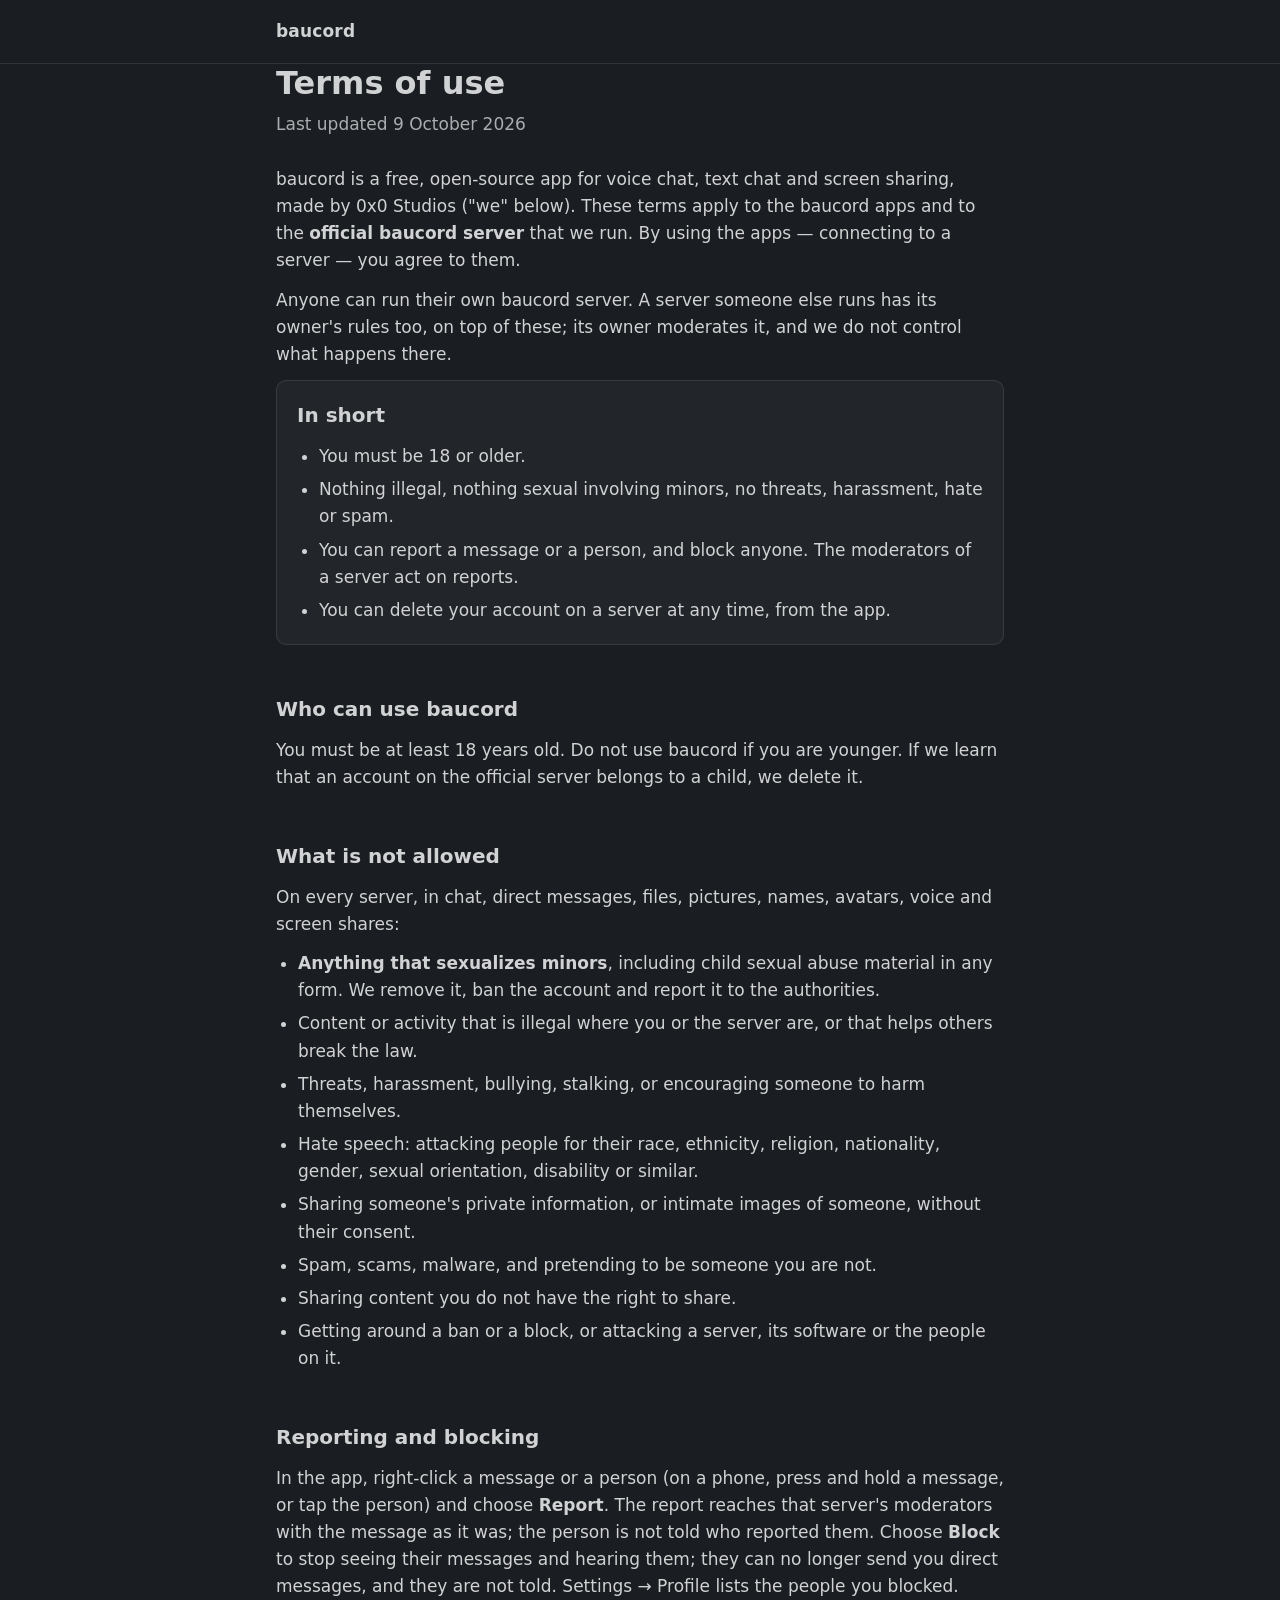
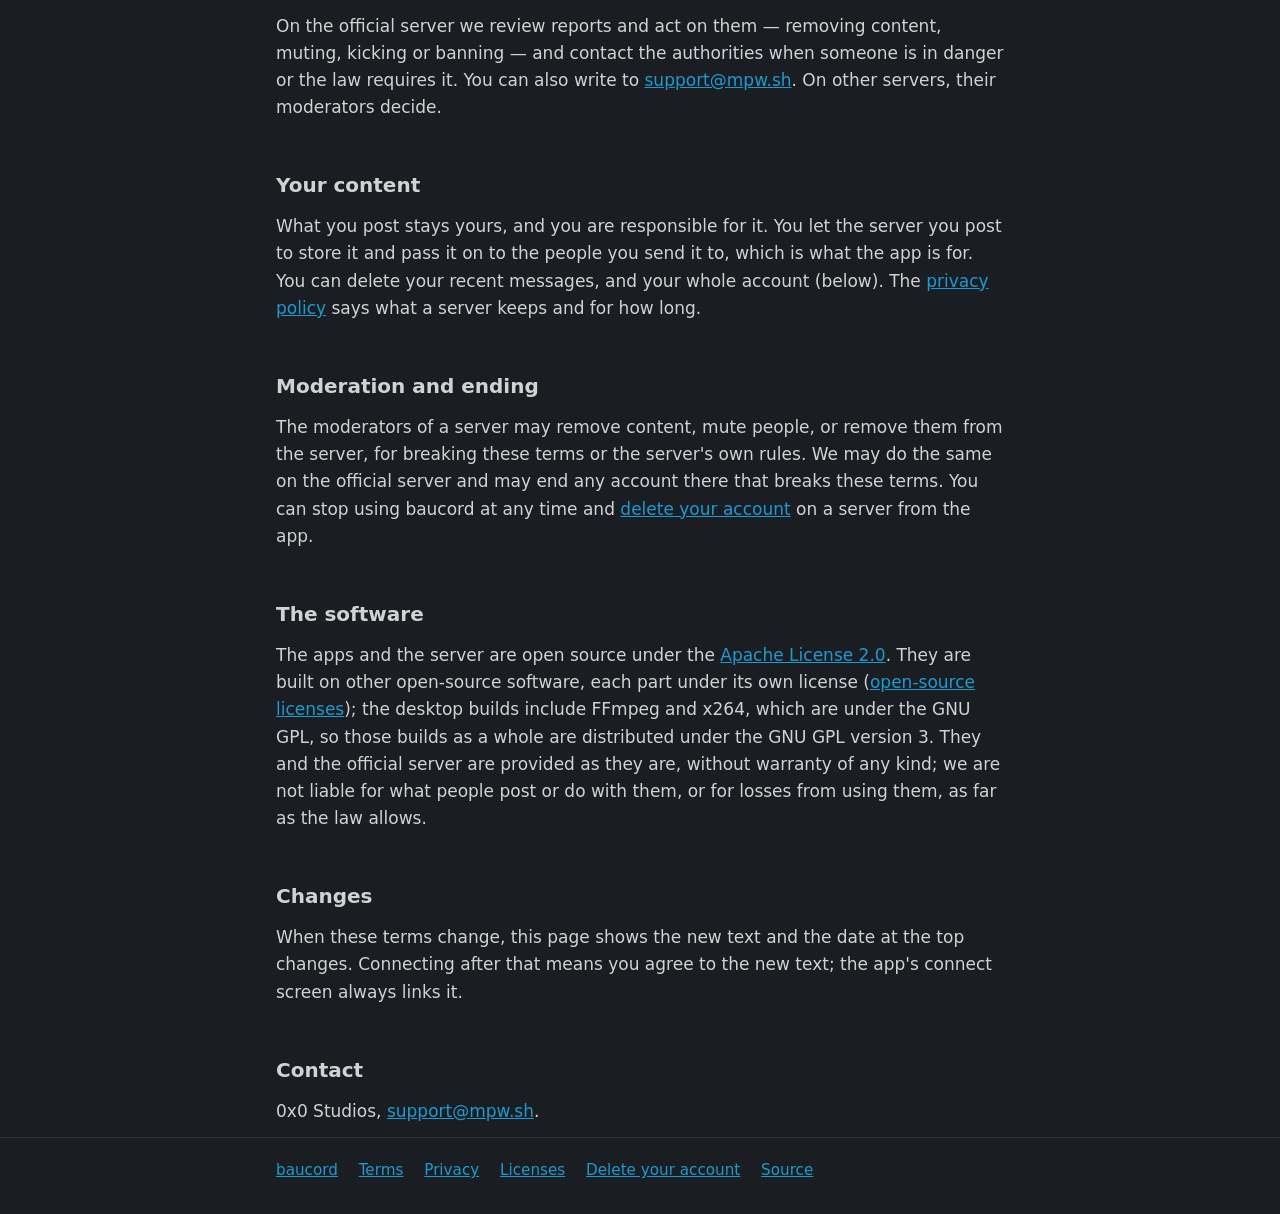
<file: web/terms.html>
<!doctype html>
<!--
  The terms the apps' connect card links ("By connecting you agree to
  the terms and conditions") — Google Play's user-generated content
  policy: an app where people post must have terms that forbid
  objectionable content, a way to report it and a way to block people
  (PLAY-STORE.md, PRODUCTION-PLAN MOB-15). They apply everywhere the
  apps go; a server's own rules (its greeting, or a page its owner
  links) add to them.
-->
<html lang="en">
  <head>
    <meta charset="UTF-8" />
    <meta name="viewport" content="width=device-width, initial-scale=1.0" />
    <link rel="icon" type="image/x-icon" href="/img/favicon.ico" />
    <title>baucord — terms of use</title>
    <meta
      name="description"
      content="The rules for using baucord and the official baucord server: who may use it, what is not allowed, reporting, blocking and moderation."
    />
    <meta name="theme-color" content="#1a1d21" />
    <style>
      /* The site's "workbench" palette (index.html). */
      :root {
        --paper: #1a1d21;
        --mist: #222529;
        --ink: #d1d2d3;
        --slate: #abadb0;
        --line: rgba(209, 210, 211, 0.12);
        --cobalt-text: #1d9bd1;
        --sans: system-ui, -apple-system, "Segoe UI", Roboto, sans-serif;
      }
      * {
        margin: 0;
        padding: 0;
        box-sizing: border-box;
      }
      body {
        background: var(--paper);
        color: var(--ink);
        font-family: var(--sans);
        font-size: 17px;
        line-height: 1.6;
        -webkit-text-size-adjust: 100%;
      }
      .wrap {
        max-width: 760px;
        margin: 0 auto;
        padding: 0 16px;
      }
      header {
        border-bottom: 1px solid var(--line);
        padding: 18px 0;
      }
      header a {
        color: var(--ink);
        font-weight: 700;
        text-decoration: none;
        letter-spacing: 0.01em;
      }
      main {
        padding: 40px 0 64px;
      }
      h1 {
        font-size: 2rem;
        line-height: 1.2;
        margin-bottom: 8px;
      }
      .updated {
        color: var(--slate);
        margin-bottom: 28px;
      }
      h2 {
        font-size: 1.25rem;
        margin: 40px 0 12px;
        padding-top: 8px;
      }
      h3 {
        font-size: 1.02rem;
        margin: 22px 0 6px;
      }
      p,
      ul {
        margin-bottom: 12px;
      }
      ul {
        padding-left: 22px;
      }
      li {
        margin-bottom: 6px;
      }
      a {
        color: var(--cobalt-text);
      }
      code {
        font-family: ui-monospace, "Cascadia Mono", Menlo, monospace;
        font-size: 0.9em;
        background: var(--mist);
        padding: 1px 5px;
        border-radius: 4px;
      }
      .summary {
        background: var(--mist);
        border: 1px solid var(--line);
        border-radius: 10px;
        padding: 18px 20px 8px;
        margin-bottom: 8px;
      }
      .summary h2 {
        margin-top: 0;
        padding-top: 0;
      }
      .table-scroll {
        overflow-x: auto;
        margin: 8px 0 16px;
      }
      table {
        border-collapse: collapse;
        width: 100%;
        min-width: 520px;
        font-size: 0.95rem;
      }
      th,
      td {
        text-align: left;
        vertical-align: top;
        padding: 9px 10px;
        border-bottom: 1px solid var(--line);
      }
      th {
        color: var(--slate);
        font-weight: 600;
      }
      footer {
        border-top: 1px solid var(--line);
        padding: 20px 0 32px;
        color: var(--slate);
        font-size: 0.95rem;
      }
      footer a {
        margin-right: 16px;
      }
    </style>
  </head>
  <body>
    <header>
      <div class="wrap"><a href="/">baucord</a></div>
    </header>

    <main class="wrap">
      <h1>Terms of use</h1>
      <p class="updated">Last updated 9 October 2026</p>

      <p>
        baucord is a free, open-source app for voice chat, text chat and
        screen sharing, made by 0x0 Studios ("we" below). These terms
        apply to the baucord apps and to the
        <strong>official baucord server</strong> that we run. By using
        the apps — connecting to a server — you agree to them.
      </p>
      <p>
        Anyone can run their own baucord server. A server someone else
        runs has its owner's rules too, on top of these; its owner
        moderates it, and we do not control what happens there.
      </p>

      <section class="summary">
        <h2>In short</h2>
        <ul>
          <li>You must be 18 or older.</li>
          <li>
            Nothing illegal, nothing sexual involving minors, no threats,
            harassment, hate or spam.
          </li>
          <li>
            You can report a message or a person, and block anyone. The
            moderators of a server act on reports.
          </li>
          <li>
            You can delete your account on a server at any time, from the
            app.
          </li>
        </ul>
      </section>

      <h2>Who can use baucord</h2>
      <p>
        You must be at least 18 years old. Do not use baucord if you are
        younger. If we learn that an account on the official server
        belongs to a child, we delete it.
      </p>

      <h2>What is not allowed</h2>
      <p>
        On every server, in chat, direct messages, files, pictures,
        names, avatars, voice and screen shares:
      </p>
      <ul>
        <li>
          <strong>Anything that sexualizes minors</strong>, including
          child sexual abuse material in any form. We remove it, ban the
          account and report it to the authorities.
        </li>
        <li>
          Content or activity that is illegal where you or the server
          are, or that helps others break the law.
        </li>
        <li>
          Threats, harassment, bullying, stalking, or encouraging
          someone to harm themselves.
        </li>
        <li>
          Hate speech: attacking people for their race, ethnicity,
          religion, nationality, gender, sexual orientation, disability
          or similar.
        </li>
        <li>
          Sharing someone's private information, or intimate images of
          someone, without their consent.
        </li>
        <li>
          Spam, scams, malware, and pretending to be someone you are
          not.
        </li>
        <li>
          Sharing content you do not have the right to share.
        </li>
        <li>
          Getting around a ban or a block, or attacking a server, its
          software or the people on it.
        </li>
      </ul>

      <h2>Reporting and blocking</h2>
      <p>
        In the app, right-click a message or a person (on a phone, press
        and hold a message, or tap the person) and choose
        <strong>Report</strong>. The report reaches that server's
        moderators with the message as it was; the person is not told who
        reported them. Choose <strong>Block</strong> to stop seeing their
        messages and hearing them; they can no longer send you direct
        messages, and they are not told. Settings → Profile lists the
        people you blocked.
      </p>
      <p>
        On the official server we review reports and act on them —
        removing content, muting, kicking or banning — and contact the
        authorities when someone is in danger or the law requires it.
        You can also write to
        <a href="mailto:support@mpw.sh">support@mpw.sh</a>. On other
        servers, their moderators decide.
      </p>

      <h2>Your content</h2>
      <p>
        What you post stays yours, and you are responsible for it. You
        let the server you post to store it and pass it on to the people
        you send it to, which is what the app is for. You can delete your
        recent messages, and your whole account (below). The
        <a href="privacy.html">privacy policy</a> says what a server
        keeps and for how long.
      </p>

      <h2>Moderation and ending</h2>
      <p>
        The moderators of a server may remove content, mute people, or
        remove them from the server, for breaking these terms or the
        server's own rules. We may do the same on the official server and
        may end any account there that breaks these terms. You can stop
        using baucord at any time and
        <a href="delete-account.html">delete your account</a> on a
        server from the app.
      </p>

      <h2>The software</h2>
      <p>
        The apps and the server are open source under the
        <a href="https://github.com/mpwsh/baucord/blob/main/LICENSE"
          >Apache License 2.0</a
        >. They are built on other open-source software, each part
        under its own license
        (<a href="licenses.html">open-source licenses</a>); the desktop
        builds include FFmpeg and x264, which are under the GNU GPL, so
        those builds as a whole are distributed under the GNU GPL
        version 3. They and the official server are provided as they are,
        without warranty of any kind; we are not liable for what people
        post or do with them, or for losses from using them, as far as
        the law allows.
      </p>

      <h2>Changes</h2>
      <p>
        When these terms change, this page shows the new text and the
        date at the top changes. Connecting after that means you agree
        to the new text; the app's connect screen always links it.
      </p>

      <h2>Contact</h2>
      <p>
        0x0 Studios, <a href="mailto:support@mpw.sh">support@mpw.sh</a>.
      </p>
    </main>

    <footer>
      <div class="wrap">
        <a href="/">baucord</a>
        <a href="terms.html">Terms</a>
        <a href="privacy.html">Privacy</a>
        <a href="licenses.html">Licenses</a>
        <a href="delete-account.html">Delete your account</a>
        <a href="https://github.com/mpwsh/baucord">Source</a>
      </div>
    </footer>
  </body>
</html>
</file>
